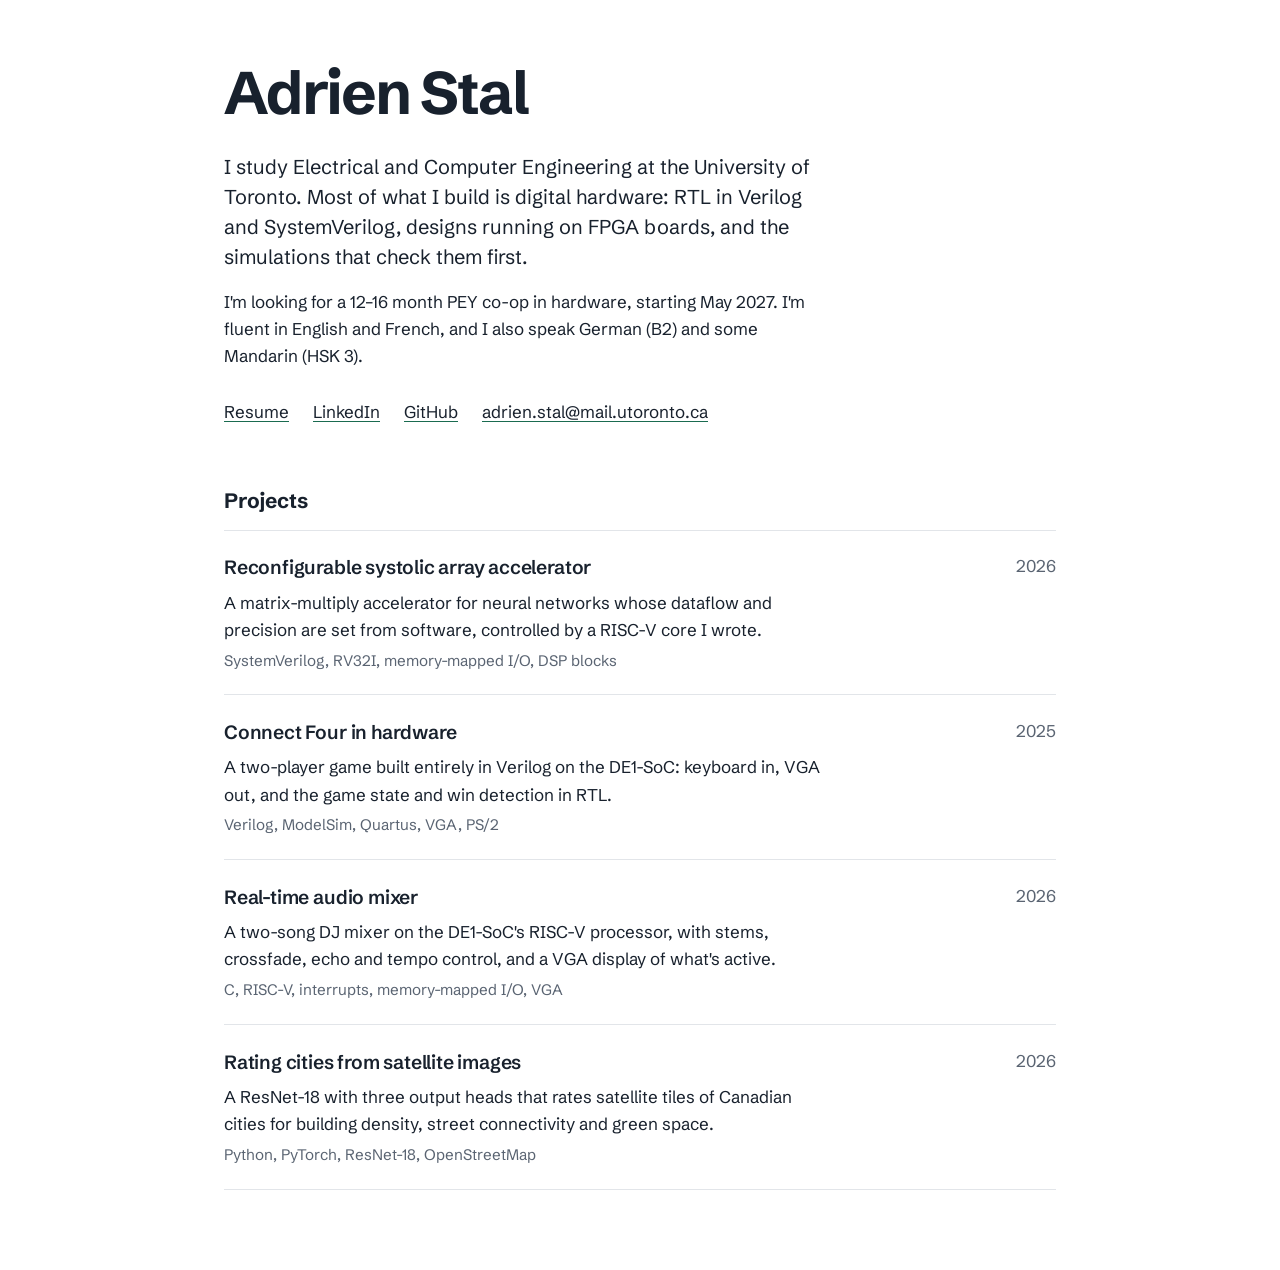
<file: index.html>
<!doctype html>
<html lang="en">
<head>
  <meta charset="utf-8">
  <meta name="viewport" content="width=device-width, initial-scale=1">
  <title>Adrien Stal</title>
  <meta name="description" content="Adrien Stal, Electrical and Computer Engineering student at the University of Toronto. Digital design, FPGA and computer architecture projects.">
  <link rel="icon" href="favicon.svg" type="image/svg+xml">
  <link rel="preconnect" href="https://fonts.googleapis.com">
  <link rel="preconnect" href="https://fonts.gstatic.com" crossorigin>
  <link href="https://fonts.googleapis.com/css2?family=Schibsted+Grotesk:wght@400;500;600;700&display=swap" rel="stylesheet">
  <link rel="stylesheet" href="style.css">
</head>
<body>
  <main class="page">

    <header class="intro">
      <h1>Adrien Stal</h1>
      <p class="lede">I study Electrical and Computer Engineering at the University of Toronto. Most of what I build is digital hardware: RTL in Verilog and SystemVerilog, designs running on FPGA boards, and the simulations that check them first.</p>
      <p>I'm looking for a 12–16 month PEY co-op in hardware, starting May 2027. I'm fluent in English and French, and I also speak German (B2) and some Mandarin (HSK 3).</p>
      <ul class="contact">
        <li><a href="resume.pdf">Resume</a></li>
        <li><a href="https://www.linkedin.com/in/adrien-stal-5344b8339">LinkedIn</a></li>
        <li><a href="https://github.com/adrienstl">GitHub</a></li>
        <li><a href="mailto:adrien.stal@mail.utoronto.ca">adrien.stal@mail.utoronto.ca</a></li>
      </ul>
    </header>

    <h2 class="home-section-title">Projects</h2>
    <ul class="projects">
      <li>
        <a href="systolic-array/">
          <span class="title">Reconfigurable systolic array accelerator</span>
          <span class="year">2026</span>
          <span class="summary">A matrix-multiply accelerator for neural networks whose dataflow and precision are set from software, controlled by a RISC-V core I wrote.</span>
          <span class="tools">SystemVerilog, RV32I, memory-mapped I/O, DSP blocks</span>
        </a>
      </li>
      <li>
        <a href="connect-four/">
          <span class="title">Connect Four in hardware</span>
          <span class="year">2025</span>
          <span class="summary">A two-player game built entirely in Verilog on the DE1-SoC: keyboard in, VGA out, and the game state and win detection in RTL.</span>
          <span class="tools">Verilog, ModelSim, Quartus, VGA, PS/2</span>
        </a>
      </li>
      <li>
        <a href="audio-mixer/">
          <span class="title">Real-time audio mixer</span>
          <span class="year">2026</span>
          <span class="summary">A two-song DJ mixer on the DE1-SoC's RISC-V processor, with stems, crossfade, echo and tempo control, and a VGA display of what's active.</span>
          <span class="tools">C, RISC-V, interrupts, memory-mapped I/O, VGA</span>
        </a>
      </li>
      <li>
        <a href="urban-cnn/">
          <span class="title">Rating cities from satellite images</span>
          <span class="year">2026</span>
          <span class="summary">A ResNet-18 with three output heads that rates satellite tiles of Canadian cities for building density, street connectivity and green space.</span>
          <span class="tools">Python, PyTorch, ResNet-18, OpenStreetMap</span>
        </a>
      </li>
    </ul>

  </main>
</body>
</html>
</file>
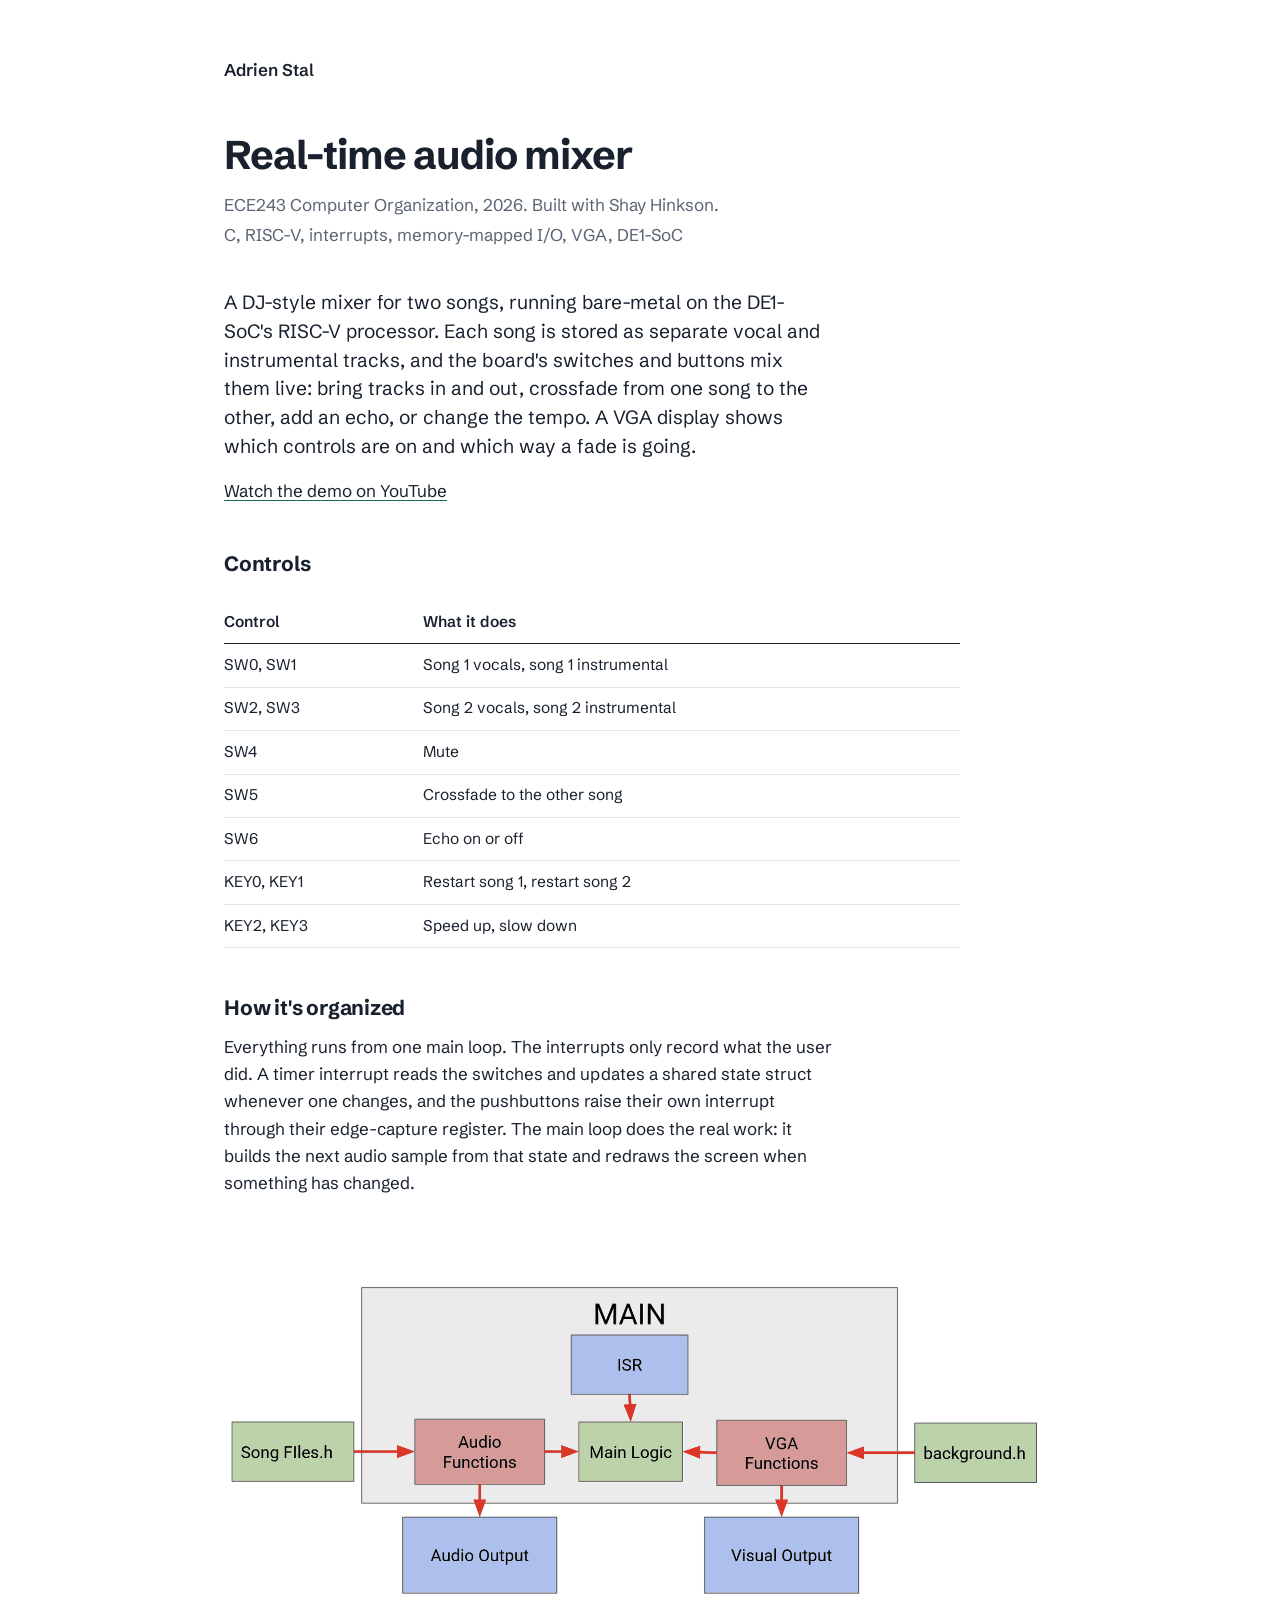
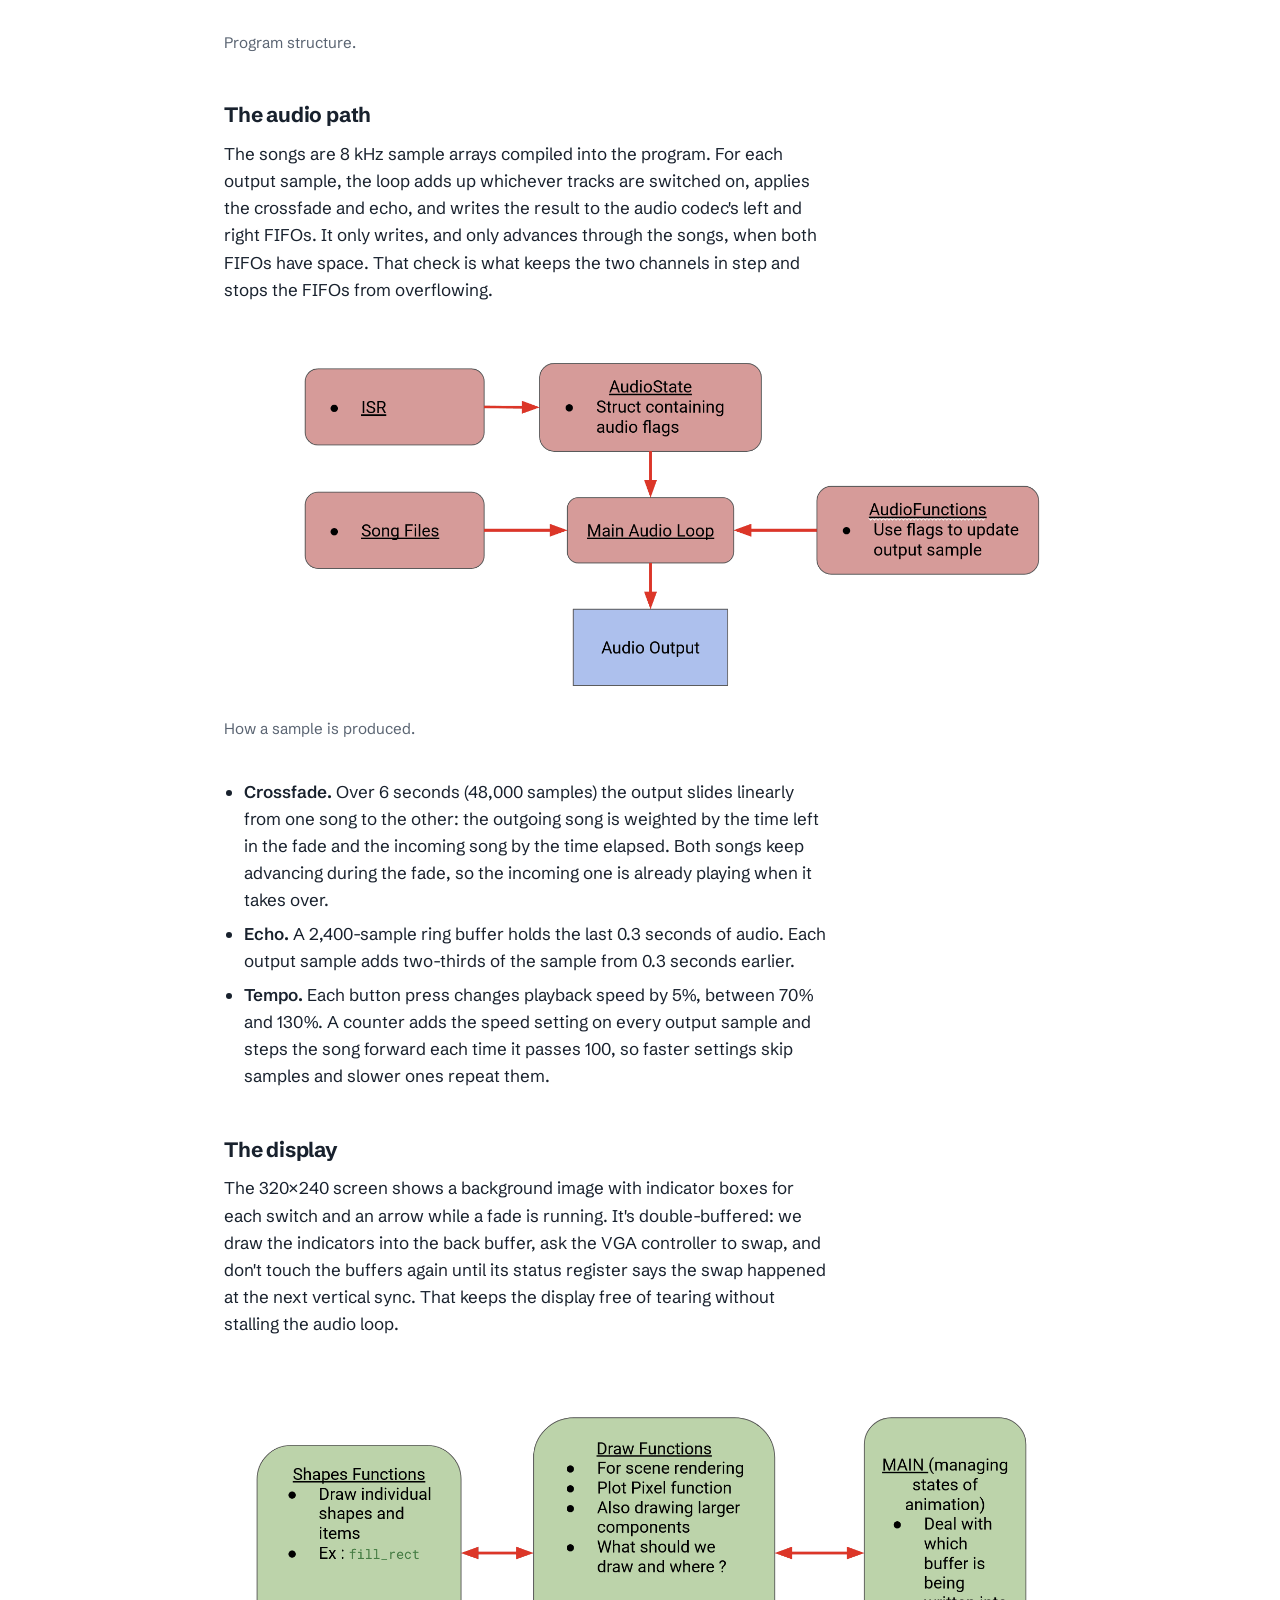
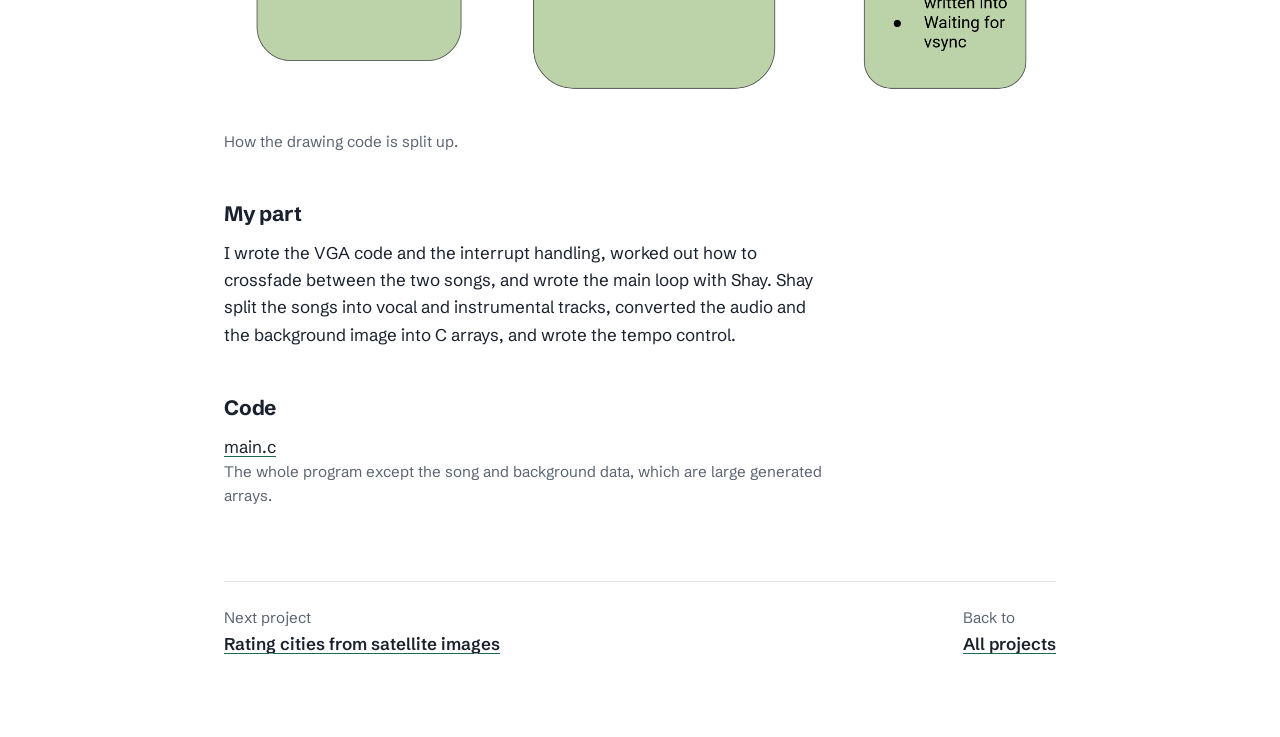
<file: audio-mixer/index.html>
<!doctype html>
<html lang="en">
<head>
  <meta charset="utf-8">
  <meta name="viewport" content="width=device-width, initial-scale=1">
  <title>Real-time audio mixer – Adrien Stal</title>
  <meta name="description" content="A two-song DJ mixer in C on the DE1-SoC's RISC-V processor, using interrupts, memory-mapped audio FIFOs and a double-buffered VGA display.">
  <link rel="icon" href="../favicon.svg" type="image/svg+xml">
  <link rel="preconnect" href="https://fonts.googleapis.com">
  <link rel="preconnect" href="https://fonts.gstatic.com" crossorigin>
  <link href="https://fonts.googleapis.com/css2?family=Schibsted+Grotesk:wght@400;500;600;700&display=swap" rel="stylesheet">
  <link rel="stylesheet" href="../style.css">
</head>
<body>
  <main class="page">
    <a class="home-link" href="../">Adrien Stal</a>

    <header class="project-head">
      <h1>Real-time audio mixer</h1>
      <p>ECE243 Computer Organization, 2026. Built with Shay Hinkson.</p>
      <p class="tools">C, RISC-V, interrupts, memory-mapped I/O, VGA, DE1-SoC</p>
    </header>

    <p class="lead">A DJ-style mixer for two songs, running bare-metal on the DE1-SoC's RISC-V processor. Each song is stored as separate vocal and instrumental tracks, and the board's switches and buttons mix them live: bring tracks in and out, crossfade from one song to the other, add an echo, or change the tempo. A VGA display shows which controls are on and which way a fade is going.</p>
    <p><a href="https://youtu.be/TjdreHOjJAg">Watch the demo on YouTube</a></p>

    <h2>Controls</h2>
    <div class="table-wrap">
      <table>
        <thead>
          <tr><th>Control</th><th>What it does</th></tr>
        </thead>
        <tbody>
          <tr><td>SW0, SW1</td><td>Song 1 vocals, song 1 instrumental</td></tr>
          <tr><td>SW2, SW3</td><td>Song 2 vocals, song 2 instrumental</td></tr>
          <tr><td>SW4</td><td>Mute</td></tr>
          <tr><td>SW5</td><td>Crossfade to the other song</td></tr>
          <tr><td>SW6</td><td>Echo on or off</td></tr>
          <tr><td>KEY0, KEY1</td><td>Restart song 1, restart song 2</td></tr>
          <tr><td>KEY2, KEY3</td><td>Speed up, slow down</td></tr>
        </tbody>
      </table>
    </div>

    <h2>How it's organized</h2>
    <p>Everything runs from one main loop. The interrupts only record what the user did. A timer interrupt reads the switches and updates a shared state struct whenever one changes, and the pushbuttons raise their own interrupt through their edge-capture register. The main loop does the real work: it builds the next audio sample from that state and redraws the screen when something has changed.</p>
    <figure>
      <a class="zoom" href="block-diagram.png"><img src="block-diagram.png" width="1600" height="746" alt="Block diagram: inside MAIN, the ISR feeds the main logic, which sits between the audio functions and the VGA functions. Song files feed the audio functions, which drive the audio output. The background file feeds the VGA functions, which drive the visual output."></a>
      <figcaption>Program structure.</figcaption>
    </figure>

    <h2>The audio path</h2>
    <p>The songs are 8&nbsp;kHz sample arrays compiled into the program. For each output sample, the loop adds up whichever tracks are switched on, applies the crossfade and echo, and writes the result to the audio codec's left and right FIFOs. It only writes, and only advances through the songs, when both FIFOs have space. That check is what keeps the two channels in step and stops the FIFOs from overflowing.</p>
    <figure>
      <a class="zoom" href="audio-path.png"><img src="audio-path.png" width="1571" height="695" alt="Audio processing diagram: the ISR updates AudioState, a struct of audio flags. AudioState, the song files and the audio functions all feed the main audio loop, which drives the audio output."></a>
      <figcaption>How a sample is produced.</figcaption>
    </figure>
    <ul>
      <li><strong>Crossfade.</strong> Over 6 seconds (48,000 samples) the output slides linearly from one song to the other: the outgoing song is weighted by the time left in the fade and the incoming song by the time elapsed. Both songs keep advancing during the fade, so the incoming one is already playing when it takes over.</li>
      <li><strong>Echo.</strong> A 2,400-sample ring buffer holds the last 0.3 seconds of audio. Each output sample adds two-thirds of the sample from 0.3 seconds earlier.</li>
      <li><strong>Tempo.</strong> Each button press changes playback speed by 5%, between 70% and 130%. A counter adds the speed setting on every output sample and steps the song forward each time it passes 100, so faster settings skip samples and slower ones repeat them.</li>
    </ul>

    <h2>The display</h2>
    <p>The 320×240 screen shows a background image with indicator boxes for each switch and an arrow while a fade is running. It's double-buffered: we draw the indicators into the back buffer, ask the VGA controller to swap, and don't touch the buffers again until its status register says the swap happened at the next vertical sync. That keeps the display free of tearing without stalling the audio loop.</p>
    <figure>
      <a class="zoom" href="display.png"><img src="display.png" width="1590" height="661" alt="VGA overview: shape functions such as fill_rect draw individual shapes; draw functions handle scene rendering, plotting pixels and larger components; MAIN manages animation state, tracks which buffer is being written and waits for vsync."></a>
      <figcaption>How the drawing code is split up.</figcaption>
    </figure>

    <h2>My part</h2>
    <p>I wrote the VGA code and the interrupt handling, worked out how to crossfade between the two songs, and wrote the main loop with Shay. Shay split the songs into vocal and instrumental tracks, converted the audio and the background image into C arrays, and wrote the tempo control.</p>

    <h2>Code</h2>
    <ul class="files">
      <li>
        <a href="https://github.com/adrienstl/adrienstl.github.io/blob/main/audio-mixer/main.c">main.c</a>
        <span class="note">The whole program except the song and background data, which are large generated arrays.</span>
      </li>
    </ul>

    <nav class="next" aria-label="More projects">
      <div>
        <span>Next project</span>
        <a href="../urban-cnn/">Rating cities from satellite images</a>
      </div>
      <div>
        <span>Back to</span>
        <a href="../">All projects</a>
      </div>
    </nav>
  </main>
</body>
</html>
</file>
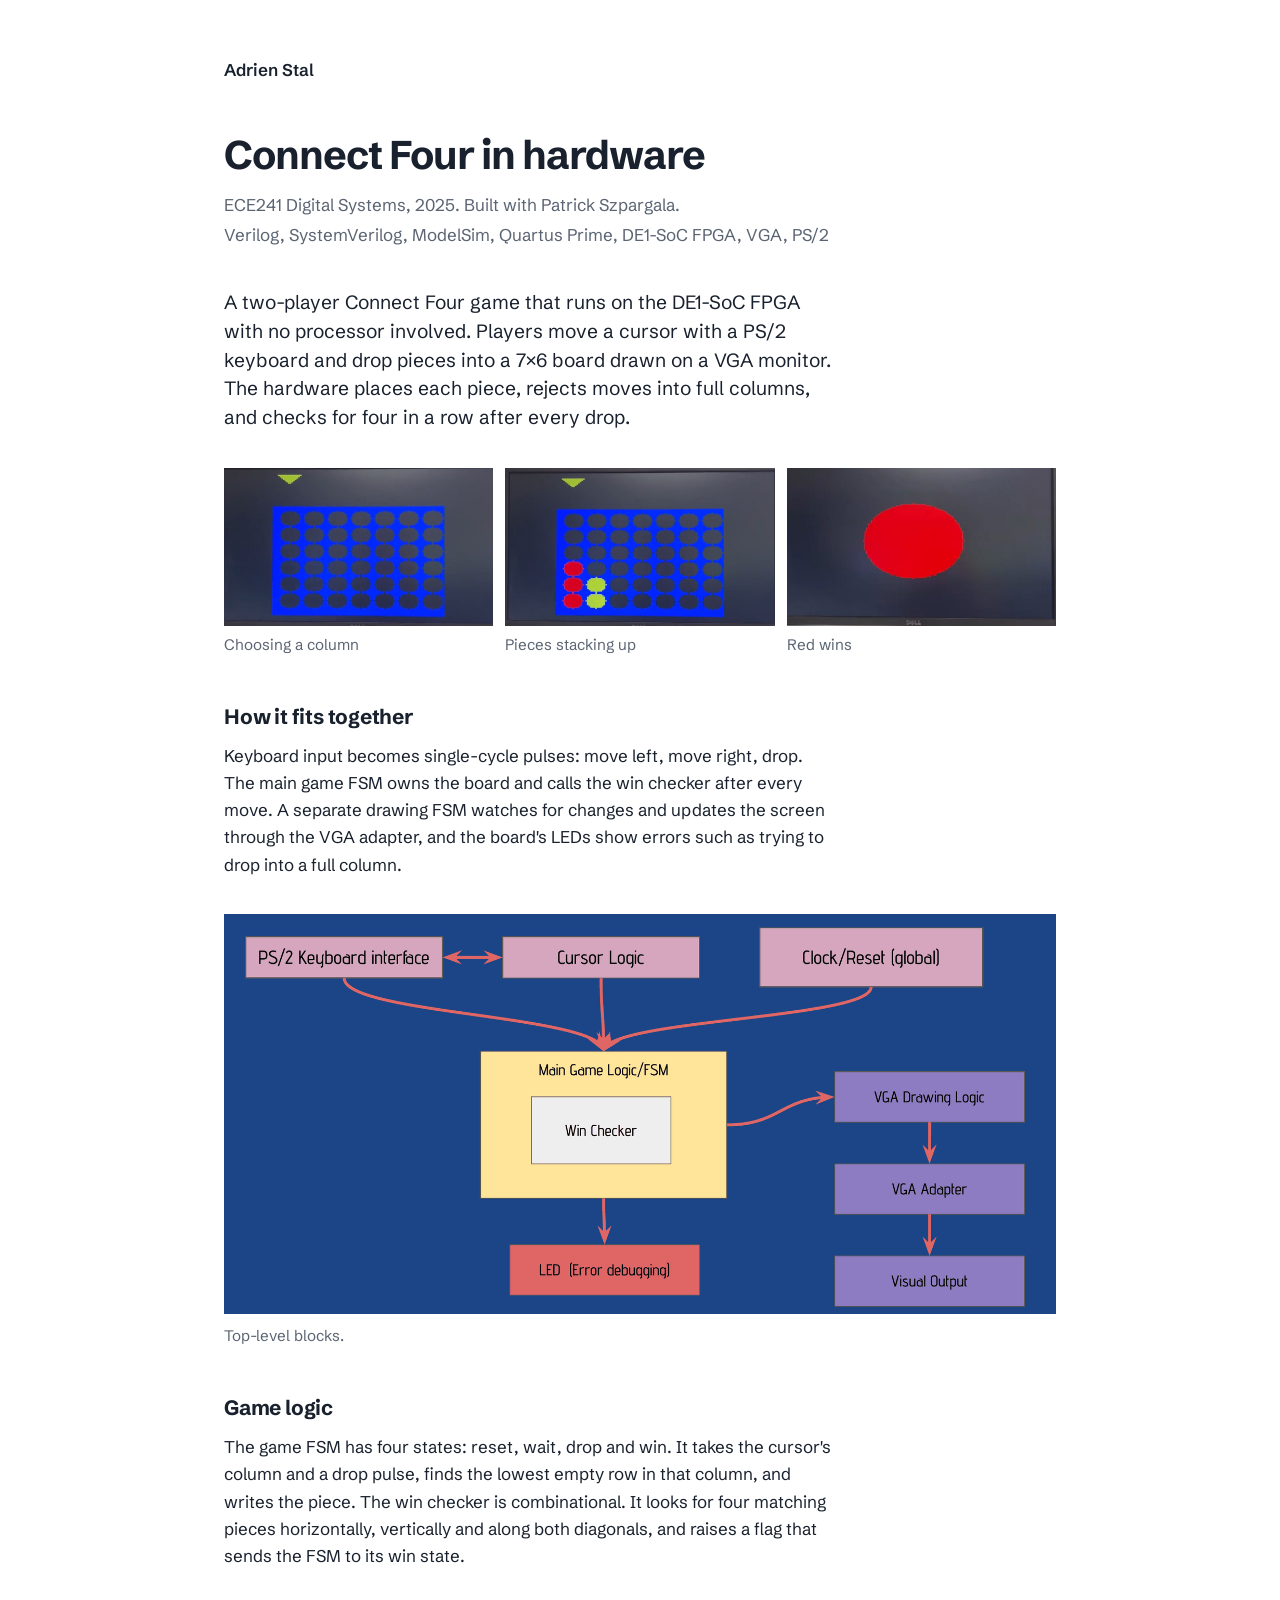
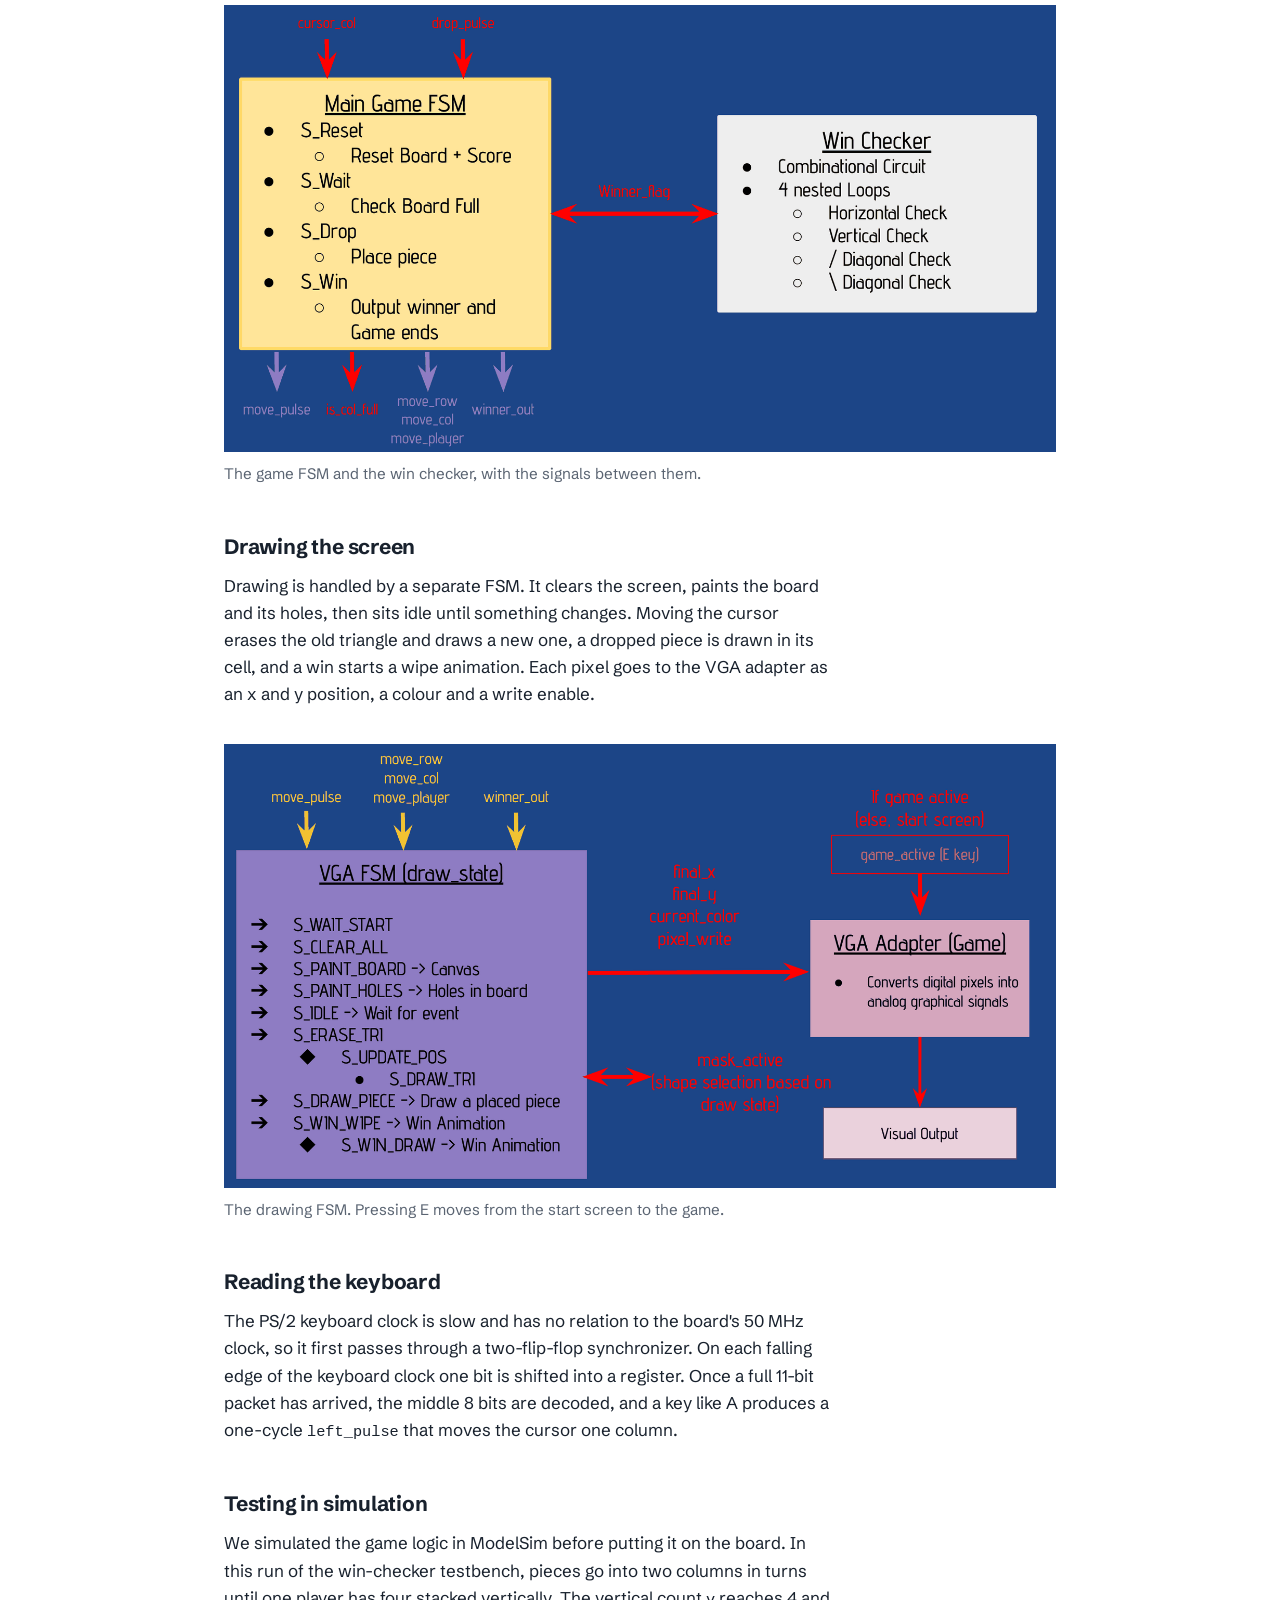
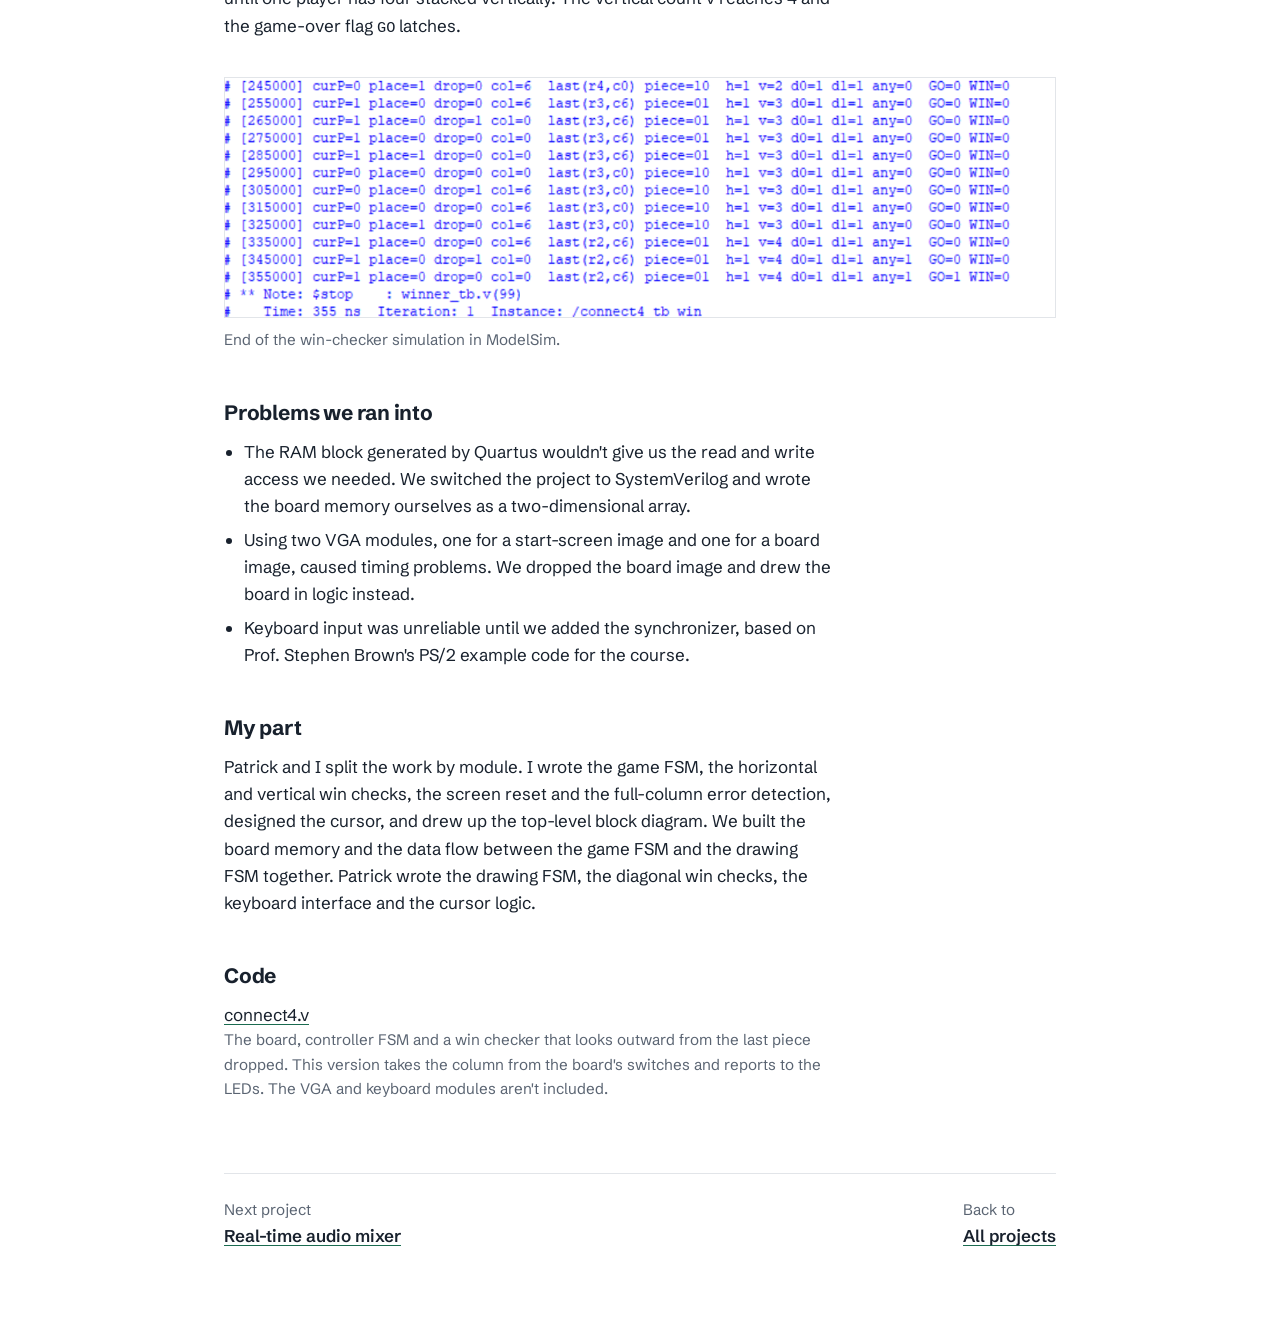
<file: connect-four/index.html>
<!doctype html>
<html lang="en">
<head>
  <meta charset="utf-8">
  <meta name="viewport" content="width=device-width, initial-scale=1">
  <title>Connect Four in hardware – Adrien Stal</title>
  <meta name="description" content="A two-player Connect Four game built in Verilog on the DE1-SoC FPGA, with a PS/2 keyboard, VGA output and hardware win detection.">
  <link rel="icon" href="../favicon.svg" type="image/svg+xml">
  <link rel="preconnect" href="https://fonts.googleapis.com">
  <link rel="preconnect" href="https://fonts.gstatic.com" crossorigin>
  <link href="https://fonts.googleapis.com/css2?family=Schibsted+Grotesk:wght@400;500;600;700&display=swap" rel="stylesheet">
  <link rel="stylesheet" href="../style.css">
</head>
<body>
  <main class="page">
    <a class="home-link" href="../">Adrien Stal</a>

    <header class="project-head">
      <h1>Connect Four in hardware</h1>
      <p>ECE241 Digital Systems, 2025. Built with Patrick Szpargala.</p>
      <p class="tools">Verilog, SystemVerilog, ModelSim, Quartus Prime, DE1-SoC FPGA, VGA, PS/2</p>
    </header>

    <p class="lead">A two-player Connect Four game that runs on the DE1-SoC FPGA with no processor involved. Players move a cursor with a PS/2 keyboard and drop pieces into a 7×6 board drawn on a VGA monitor. The hardware places each piece, rejects moves into full columns, and checks for four in a row after every drop.</p>

    <div class="photos">
      <figure>
        <a class="zoom" href="photo-cursor.jpg"><img src="photo-cursor.jpg" width="1000" height="578" alt="Empty blue Connect Four board on a monitor with a yellow triangle cursor above the first column"></a>
        <figcaption>Choosing a column</figcaption>
      </figure>
      <figure>
        <a class="zoom" href="photo-pieces.jpg"><img src="photo-pieces.jpg" width="1000" height="577" alt="Board with three red pieces stacked in the first column and two yellow pieces beside them"></a>
        <figcaption>Pieces stacking up</figcaption>
      </figure>
      <figure>
        <a class="zoom" href="photo-win.jpg"><img src="photo-win.jpg" width="1000" height="564" alt="Monitor showing a large red circle on a dark screen"></a>
        <figcaption>Red wins</figcaption>
      </figure>
    </div>

    <h2>How it fits together</h2>
    <p>Keyboard input becomes single-cycle pulses: move left, move right, drop. The main game FSM owns the board and calls the win checker after every move. A separate drawing FSM watches for changes and updates the screen through the VGA adapter, and the board's LEDs show errors such as trying to drop into a full column.</p>
    <figure>
      <a class="zoom" href="block-diagram.png"><img src="block-diagram.png" width="1600" height="769" alt="Block diagram: PS/2 keyboard interface, cursor logic and global clock and reset feed the main game logic FSM, which contains the win checker. The FSM drives the error LEDs and the VGA drawing logic, which feeds the VGA adapter and the visual output."></a>
      <figcaption>Top-level blocks.</figcaption>
    </figure>

    <h2>Game logic</h2>
    <p>The game FSM has four states: reset, wait, drop and win. It takes the cursor's column and a drop pulse, finds the lowest empty row in that column, and writes the piece. The win checker is combinational. It looks for four matching pieces horizontally, vertically and along both diagonals, and raises a flag that sends the FSM to its win state.</p>
    <figure>
      <a class="zoom" href="game-logic.png"><img src="game-logic.png" width="1600" height="859" alt="Main game FSM with states S_Reset, S_Wait, S_Drop and S_Win, connected by a winner flag to a combinational win checker that does horizontal, vertical and both diagonal checks. Inputs are cursor_col and drop_pulse; outputs are move_pulse, is_col_full, move_row, move_col, move_player and winner_out."></a>
      <figcaption>The game FSM and the win checker, with the signals between them.</figcaption>
    </figure>

    <h2>Drawing the screen</h2>
    <p>Drawing is handled by a separate FSM. It clears the screen, paints the board and its holes, then sits idle until something changes. Moving the cursor erases the old triangle and draws a new one, a dropped piece is drawn in its cell, and a win starts a wipe animation. Each pixel goes to the VGA adapter as an x and y position, a colour and a write enable.</p>
    <figure>
      <a class="zoom" href="drawing-fsm.png"><img src="drawing-fsm.png" width="1600" height="854" alt="VGA drawing FSM with states for waiting for start, clearing, painting the board and holes, idling, erasing and redrawing the cursor triangle, drawing a placed piece, and the win animation. It sends final_x, final_y, current_color and pixel_write to the VGA adapter, which drives the visual output. A game_active signal from the E key switches between the start screen and the game."></a>
      <figcaption>The drawing FSM. Pressing E moves from the start screen to the game.</figcaption>
    </figure>

    <h2>Reading the keyboard</h2>
    <p>The PS/2 keyboard clock is slow and has no relation to the board's 50&nbsp;MHz clock, so it first passes through a two-flip-flop synchronizer. On each falling edge of the keyboard clock one bit is shifted into a register. Once a full 11-bit packet has arrived, the middle 8 bits are decoded, and a key like A produces a one-cycle <code>left_pulse</code> that moves the cursor one column.</p>

    <h2>Testing in simulation</h2>
    <p>We simulated the game logic in ModelSim before putting it on the board. In this run of the win-checker testbench, pieces go into two columns in turns until one player has four stacked vertically. The vertical count <code>v</code> reaches 4 and the game-over flag <code>GO</code> latches.</p>
    <figure class="bordered">
      <a class="zoom" href="modelsim-win-check.png"><img src="modelsim-win-check.png" width="1075" height="310" alt="ModelSim transcript lines showing the current player, column, last placed position and neighbour counts each cycle, ending with v=4, any=1 and GO=1."></a>
      <figcaption>End of the win-checker simulation in ModelSim.</figcaption>
    </figure>

    <h2>Problems we ran into</h2>
    <ul>
      <li>The RAM block generated by Quartus wouldn't give us the read and write access we needed. We switched the project to SystemVerilog and wrote the board memory ourselves as a two-dimensional array.</li>
      <li>Using two VGA modules, one for a start-screen image and one for a board image, caused timing problems. We dropped the board image and drew the board in logic instead.</li>
      <li>Keyboard input was unreliable until we added the synchronizer, based on Prof. Stephen Brown's PS/2 example code for the course.</li>
    </ul>

    <h2>My part</h2>
    <p>Patrick and I split the work by module. I wrote the game FSM, the horizontal and vertical win checks, the screen reset and the full-column error detection, designed the cursor, and drew up the top-level block diagram. We built the board memory and the data flow between the game FSM and the drawing FSM together. Patrick wrote the drawing FSM, the diagonal win checks, the keyboard interface and the cursor logic.</p>

    <h2>Code</h2>
    <ul class="files">
      <li>
        <a href="https://github.com/adrienstl/adrienstl.github.io/blob/main/connect-four/connect4.v">connect4.v</a>
        <span class="note">The board, controller FSM and a win checker that looks outward from the last piece dropped. This version takes the column from the board's switches and reports to the LEDs. The VGA and keyboard modules aren't included.</span>
      </li>
    </ul>

    <nav class="next" aria-label="More projects">
      <div>
        <span>Next project</span>
        <a href="../audio-mixer/">Real-time audio mixer</a>
      </div>
      <div>
        <span>Back to</span>
        <a href="../">All projects</a>
      </div>
    </nav>
  </main>
</body>
</html>
</file>
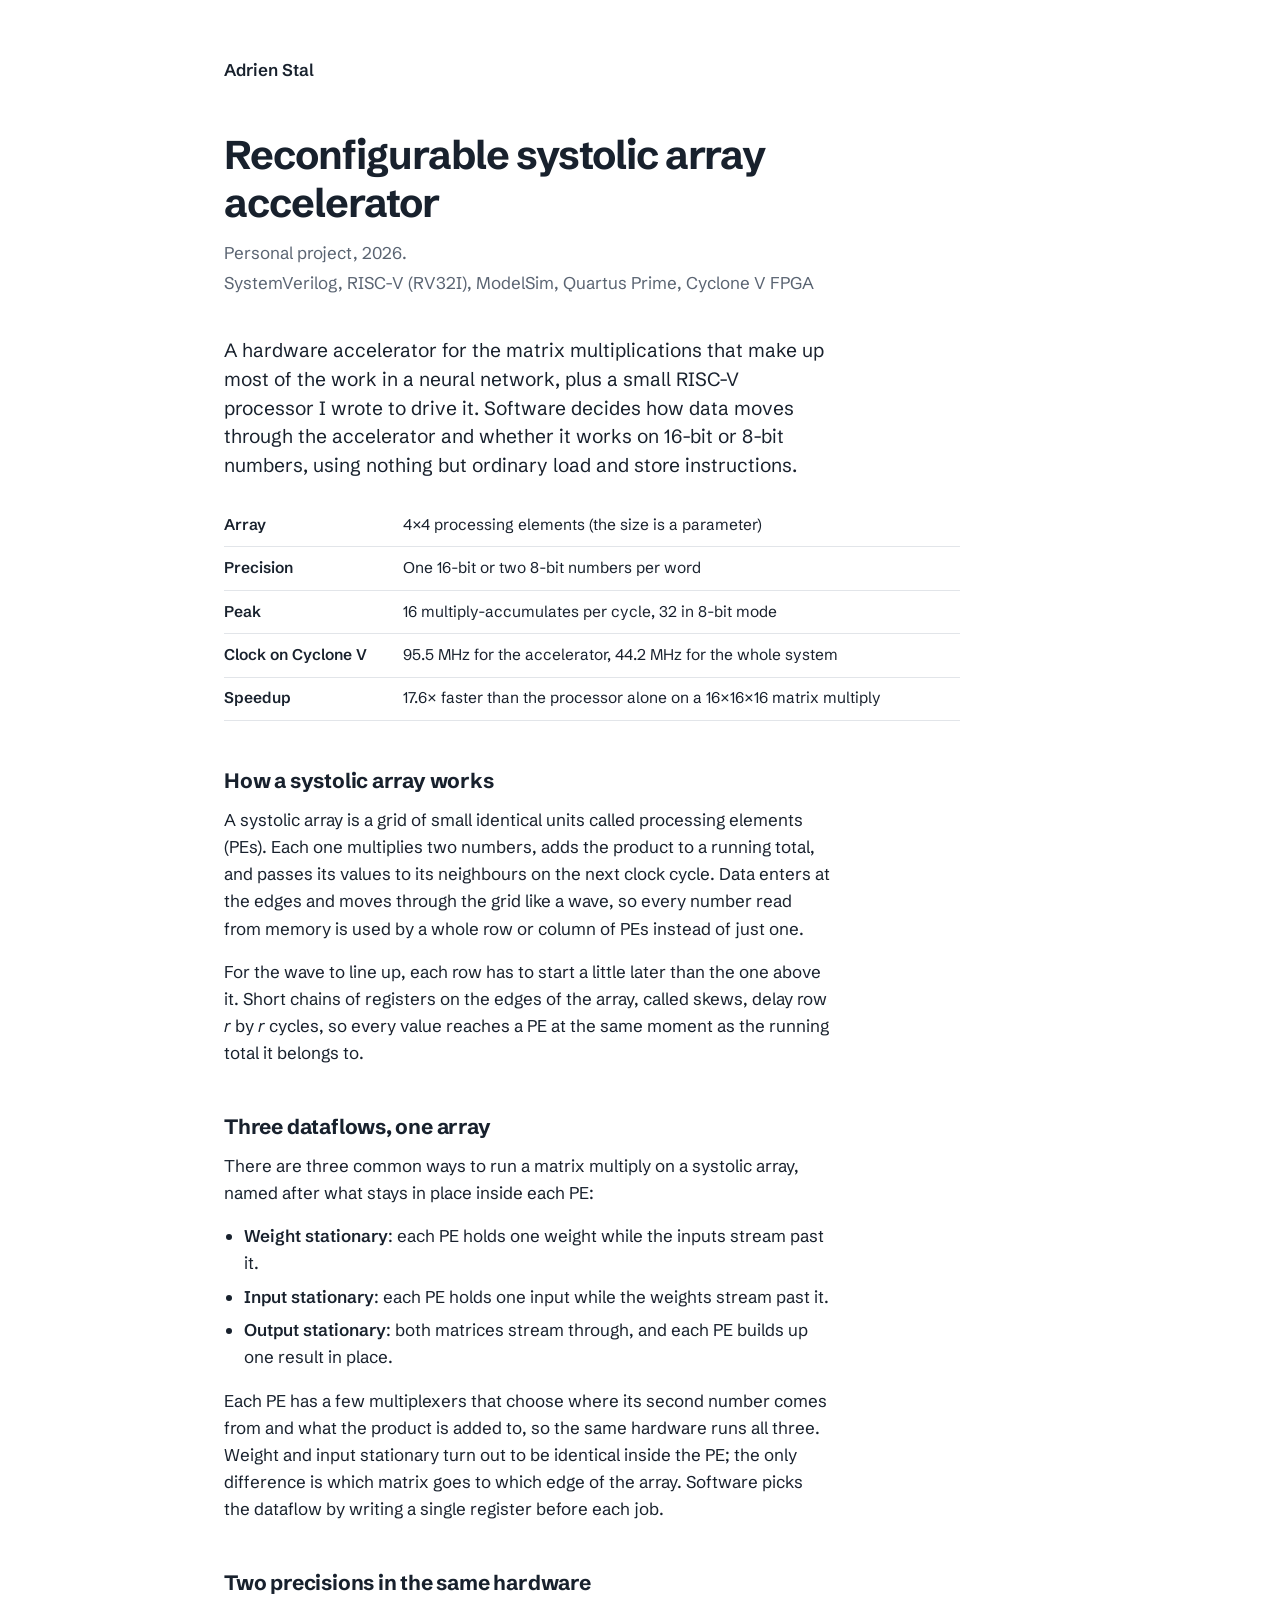
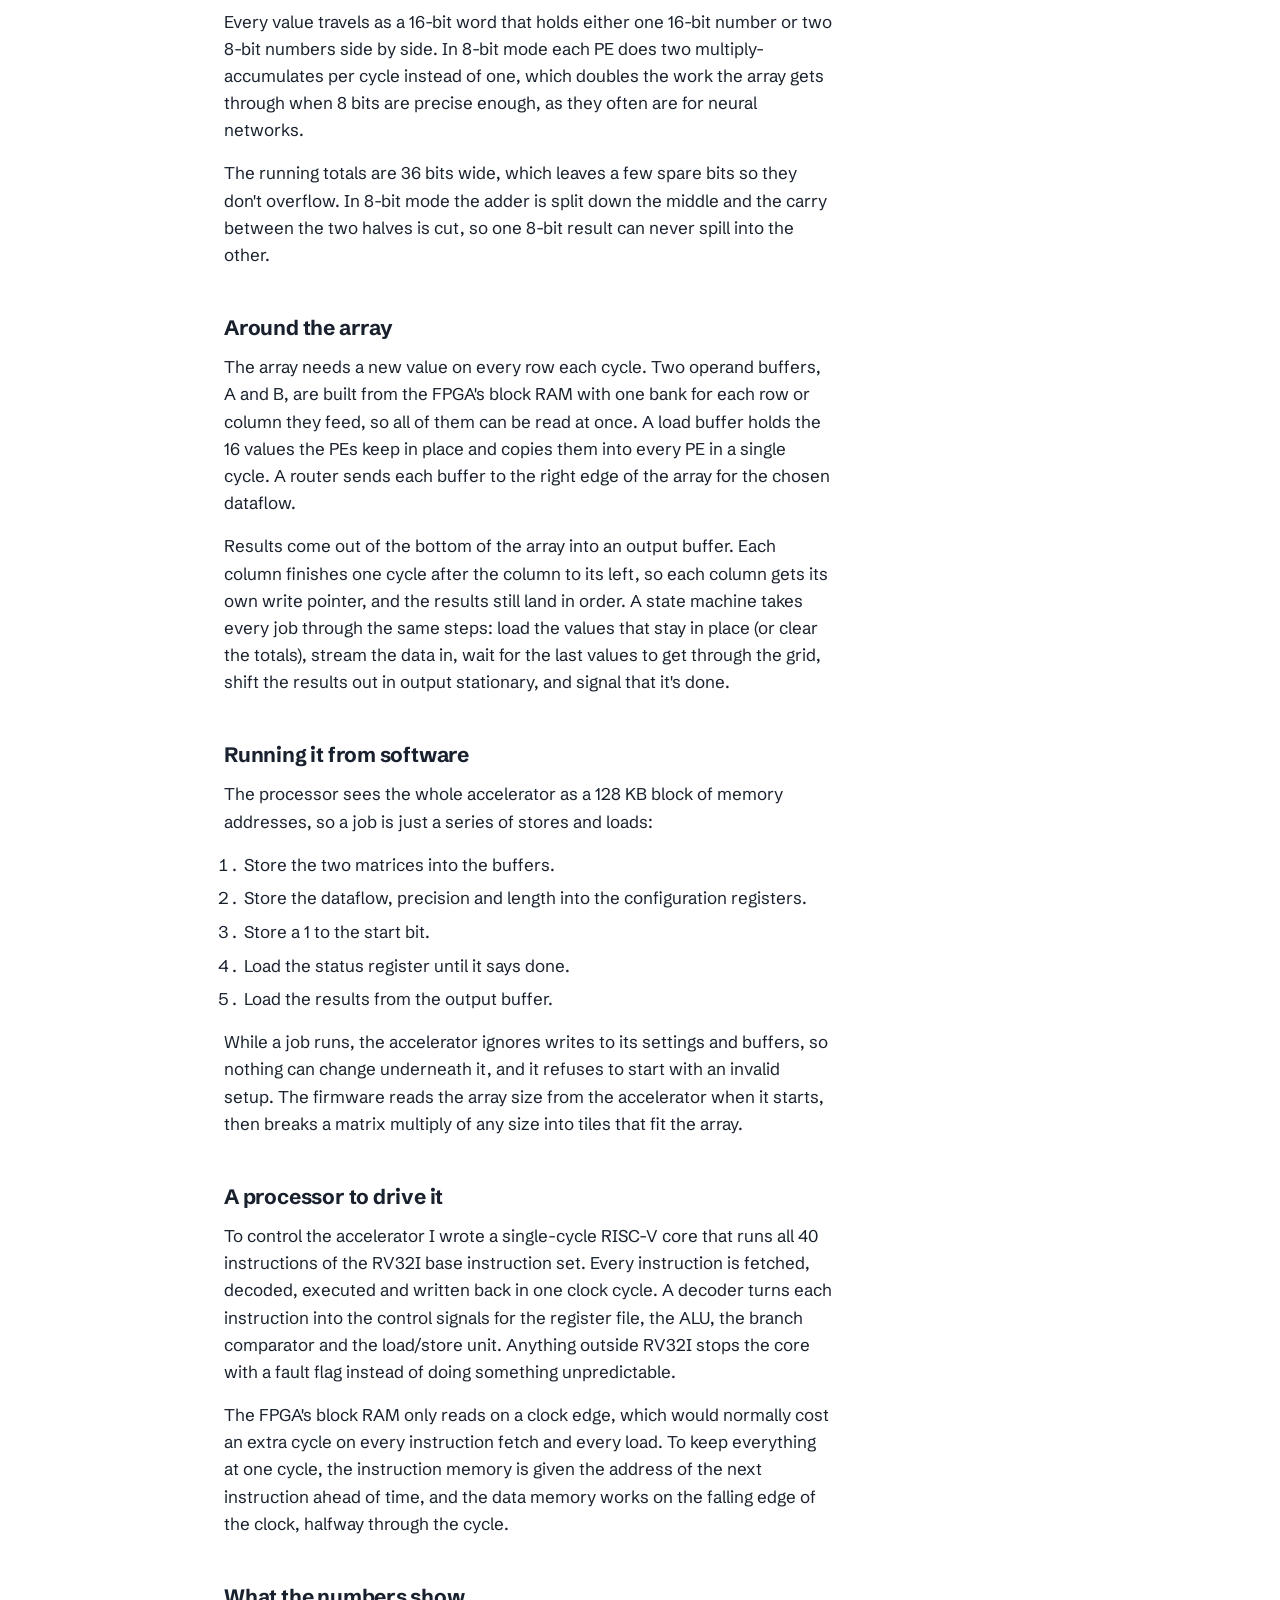
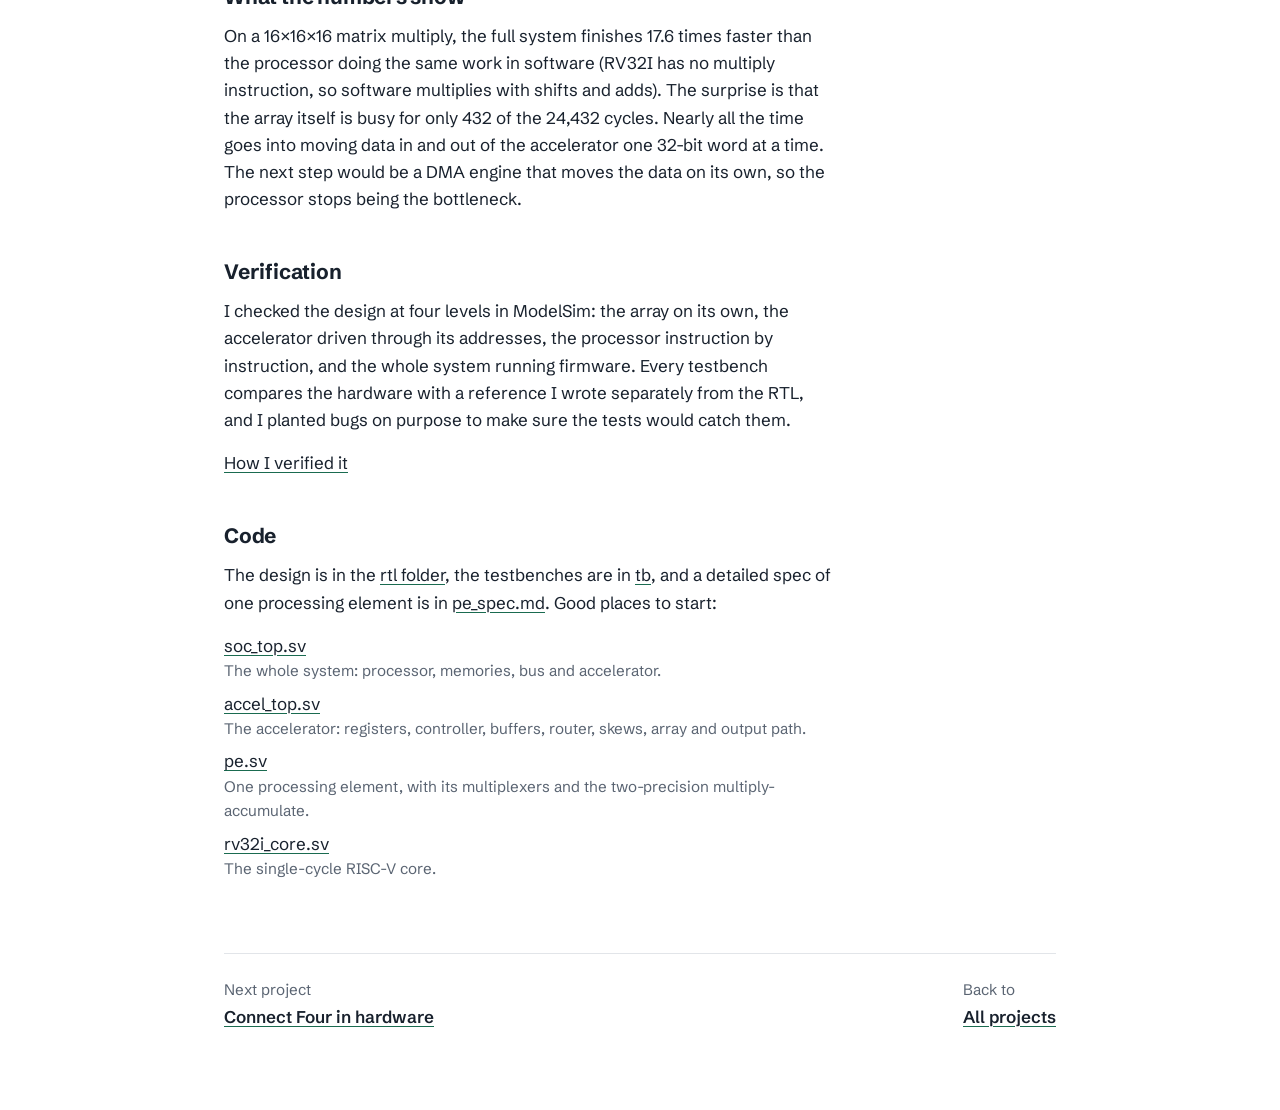
<file: systolic-array/index.html>
<!doctype html>
<html lang="en">
<head>
  <meta charset="utf-8">
  <meta name="viewport" content="width=device-width, initial-scale=1">
  <title>Reconfigurable systolic array accelerator – Adrien Stal</title>
  <meta name="description" content="A SystemVerilog systolic array for neural network matrix multiplication with run-time dataflow and precision switching, driven by a single-cycle RV32I core over memory-mapped I/O.">
  <link rel="icon" href="../favicon.svg" type="image/svg+xml">
  <link rel="preconnect" href="https://fonts.googleapis.com">
  <link rel="preconnect" href="https://fonts.gstatic.com" crossorigin>
  <link href="https://fonts.googleapis.com/css2?family=Schibsted+Grotesk:wght@400;500;600;700&display=swap" rel="stylesheet">
  <link rel="stylesheet" href="../style.css">
</head>
<body>
  <main class="page">
    <a class="home-link" href="../">Adrien Stal</a>

    <header class="project-head">
      <h1>Reconfigurable systolic array accelerator</h1>
      <p>Personal project, 2026.</p>
      <p class="tools">SystemVerilog, RISC-V (RV32I), ModelSim, Quartus Prime, Cyclone V FPGA</p>
    </header>

    <p class="lead">A hardware accelerator for the matrix multiplications that make up most of the work in a neural network, plus a small RISC-V processor I wrote to drive it. Software decides how data moves through the accelerator and whether it works on 16-bit or 8-bit numbers, using nothing but ordinary load and store instructions.</p>

    <div class="table-wrap">
      <table>
        <tbody>
          <tr><th>Array</th><td>4×4 processing elements (the size is a parameter)</td></tr>
          <tr><th>Precision</th><td>One 16-bit or two 8-bit numbers per word</td></tr>
          <tr><th>Peak</th><td>16 multiply-accumulates per cycle, 32 in 8-bit mode</td></tr>
          <tr><th>Clock on Cyclone V</th><td>95.5&nbsp;MHz for the accelerator, 44.2&nbsp;MHz for the whole system</td></tr>
          <tr><th>Speedup</th><td>17.6× faster than the processor alone on a 16×16×16 matrix multiply</td></tr>
        </tbody>
      </table>
    </div>

    <h2>How a systolic array works</h2>
    <p>A systolic array is a grid of small identical units called processing elements (PEs). Each one multiplies two numbers, adds the product to a running total, and passes its values to its neighbours on the next clock cycle. Data enters at the edges and moves through the grid like a wave, so every number read from memory is used by a whole row or column of PEs instead of just one.</p>
    <p>For the wave to line up, each row has to start a little later than the one above it. Short chains of registers on the edges of the array, called skews, delay row <em>r</em> by <em>r</em> cycles, so every value reaches a PE at the same moment as the running total it belongs to.</p>

    <h2>Three dataflows, one array</h2>
    <p>There are three common ways to run a matrix multiply on a systolic array, named after what stays in place inside each PE:</p>
    <ul>
      <li><strong>Weight stationary</strong>: each PE holds one weight while the inputs stream past it.</li>
      <li><strong>Input stationary</strong>: each PE holds one input while the weights stream past it.</li>
      <li><strong>Output stationary</strong>: both matrices stream through, and each PE builds up one result in place.</li>
    </ul>
    <p>Each PE has a few multiplexers that choose where its second number comes from and what the product is added to, so the same hardware runs all three. Weight and input stationary turn out to be identical inside the PE; the only difference is which matrix goes to which edge of the array. Software picks the dataflow by writing a single register before each job.</p>

    <h2>Two precisions in the same hardware</h2>
    <p>Every value travels as a 16-bit word that holds either one 16-bit number or two 8-bit numbers side by side. In 8-bit mode each PE does two multiply-accumulates per cycle instead of one, which doubles the work the array gets through when 8 bits are precise enough, as they often are for neural networks.</p>
    <p>The running totals are 36 bits wide, which leaves a few spare bits so they don't overflow. In 8-bit mode the adder is split down the middle and the carry between the two halves is cut, so one 8-bit result can never spill into the other.</p>

    <h2>Around the array</h2>
    <p>The array needs a new value on every row each cycle. Two operand buffers, A and B, are built from the FPGA's block RAM with one bank for each row or column they feed, so all of them can be read at once. A load buffer holds the 16 values the PEs keep in place and copies them into every PE in a single cycle. A router sends each buffer to the right edge of the array for the chosen dataflow.</p>
    <p>Results come out of the bottom of the array into an output buffer. Each column finishes one cycle after the column to its left, so each column gets its own write pointer, and the results still land in order. A state machine takes every job through the same steps: load the values that stay in place (or clear the totals), stream the data in, wait for the last values to get through the grid, shift the results out in output stationary, and signal that it's done.</p>

    <h2>Running it from software</h2>
    <p>The processor sees the whole accelerator as a 128&nbsp;KB block of memory addresses, so a job is just a series of stores and loads:</p>
    <ol>
      <li>Store the two matrices into the buffers.</li>
      <li>Store the dataflow, precision and length into the configuration registers.</li>
      <li>Store a 1 to the start bit.</li>
      <li>Load the status register until it says done.</li>
      <li>Load the results from the output buffer.</li>
    </ol>
    <p>While a job runs, the accelerator ignores writes to its settings and buffers, so nothing can change underneath it, and it refuses to start with an invalid setup. The firmware reads the array size from the accelerator when it starts, then breaks a matrix multiply of any size into tiles that fit the array.</p>

    <h2>A processor to drive it</h2>
    <p>To control the accelerator I wrote a single-cycle RISC-V core that runs all 40 instructions of the RV32I base instruction set. Every instruction is fetched, decoded, executed and written back in one clock cycle. A decoder turns each instruction into the control signals for the register file, the ALU, the branch comparator and the load/store unit. Anything outside RV32I stops the core with a fault flag instead of doing something unpredictable.</p>
    <p>The FPGA's block RAM only reads on a clock edge, which would normally cost an extra cycle on every instruction fetch and every load. To keep everything at one cycle, the instruction memory is given the address of the next instruction ahead of time, and the data memory works on the falling edge of the clock, halfway through the cycle.</p>

    <h2>What the numbers show</h2>
    <p>On a 16×16×16 matrix multiply, the full system finishes 17.6 times faster than the processor doing the same work in software (RV32I has no multiply instruction, so software multiplies with shifts and adds). The surprise is that the array itself is busy for only 432 of the 24,432 cycles. Nearly all the time goes into moving data in and out of the accelerator one 32-bit word at a time. The next step would be a DMA engine that moves the data on its own, so the processor stops being the bottleneck.</p>

    <h2>Verification</h2>
    <p>I checked the design at four levels in ModelSim: the array on its own, the accelerator driven through its addresses, the processor instruction by instruction, and the whole system running firmware. Every testbench compares the hardware with a reference I wrote separately from the RTL, and I planted bugs on purpose to make sure the tests would catch them.</p>
    <p><a href="verification/">How I verified it</a></p>

    <h2>Code</h2>
    <p>The design is in the <a href="https://github.com/adrienstl/adrienstl.github.io/tree/main/systolic-array/rtl">rtl folder</a>, the testbenches are in <a href="https://github.com/adrienstl/adrienstl.github.io/tree/main/systolic-array/tb">tb</a>, and a detailed spec of one processing element is in <a href="https://github.com/adrienstl/adrienstl.github.io/blob/main/systolic-array/docs/pe_spec.md">pe_spec.md</a>. Good places to start:</p>
    <ul class="files">
      <li>
        <a href="https://github.com/adrienstl/adrienstl.github.io/blob/main/systolic-array/rtl/soc_top.sv">soc_top.sv</a>
        <span class="note">The whole system: processor, memories, bus and accelerator.</span>
      </li>
      <li>
        <a href="https://github.com/adrienstl/adrienstl.github.io/blob/main/systolic-array/rtl/accel_top.sv">accel_top.sv</a>
        <span class="note">The accelerator: registers, controller, buffers, router, skews, array and output path.</span>
      </li>
      <li>
        <a href="https://github.com/adrienstl/adrienstl.github.io/blob/main/systolic-array/rtl/pe.sv">pe.sv</a>
        <span class="note">One processing element, with its multiplexers and the two-precision multiply-accumulate.</span>
      </li>
      <li>
        <a href="https://github.com/adrienstl/adrienstl.github.io/blob/main/systolic-array/rtl/rv32i_core.sv">rv32i_core.sv</a>
        <span class="note">The single-cycle RISC-V core.</span>
      </li>
    </ul>

    <nav class="next" aria-label="More projects">
      <div>
        <span>Next project</span>
        <a href="../connect-four/">Connect Four in hardware</a>
      </div>
      <div>
        <span>Back to</span>
        <a href="../">All projects</a>
      </div>
    </nav>
  </main>
</body>
</html>
</file>
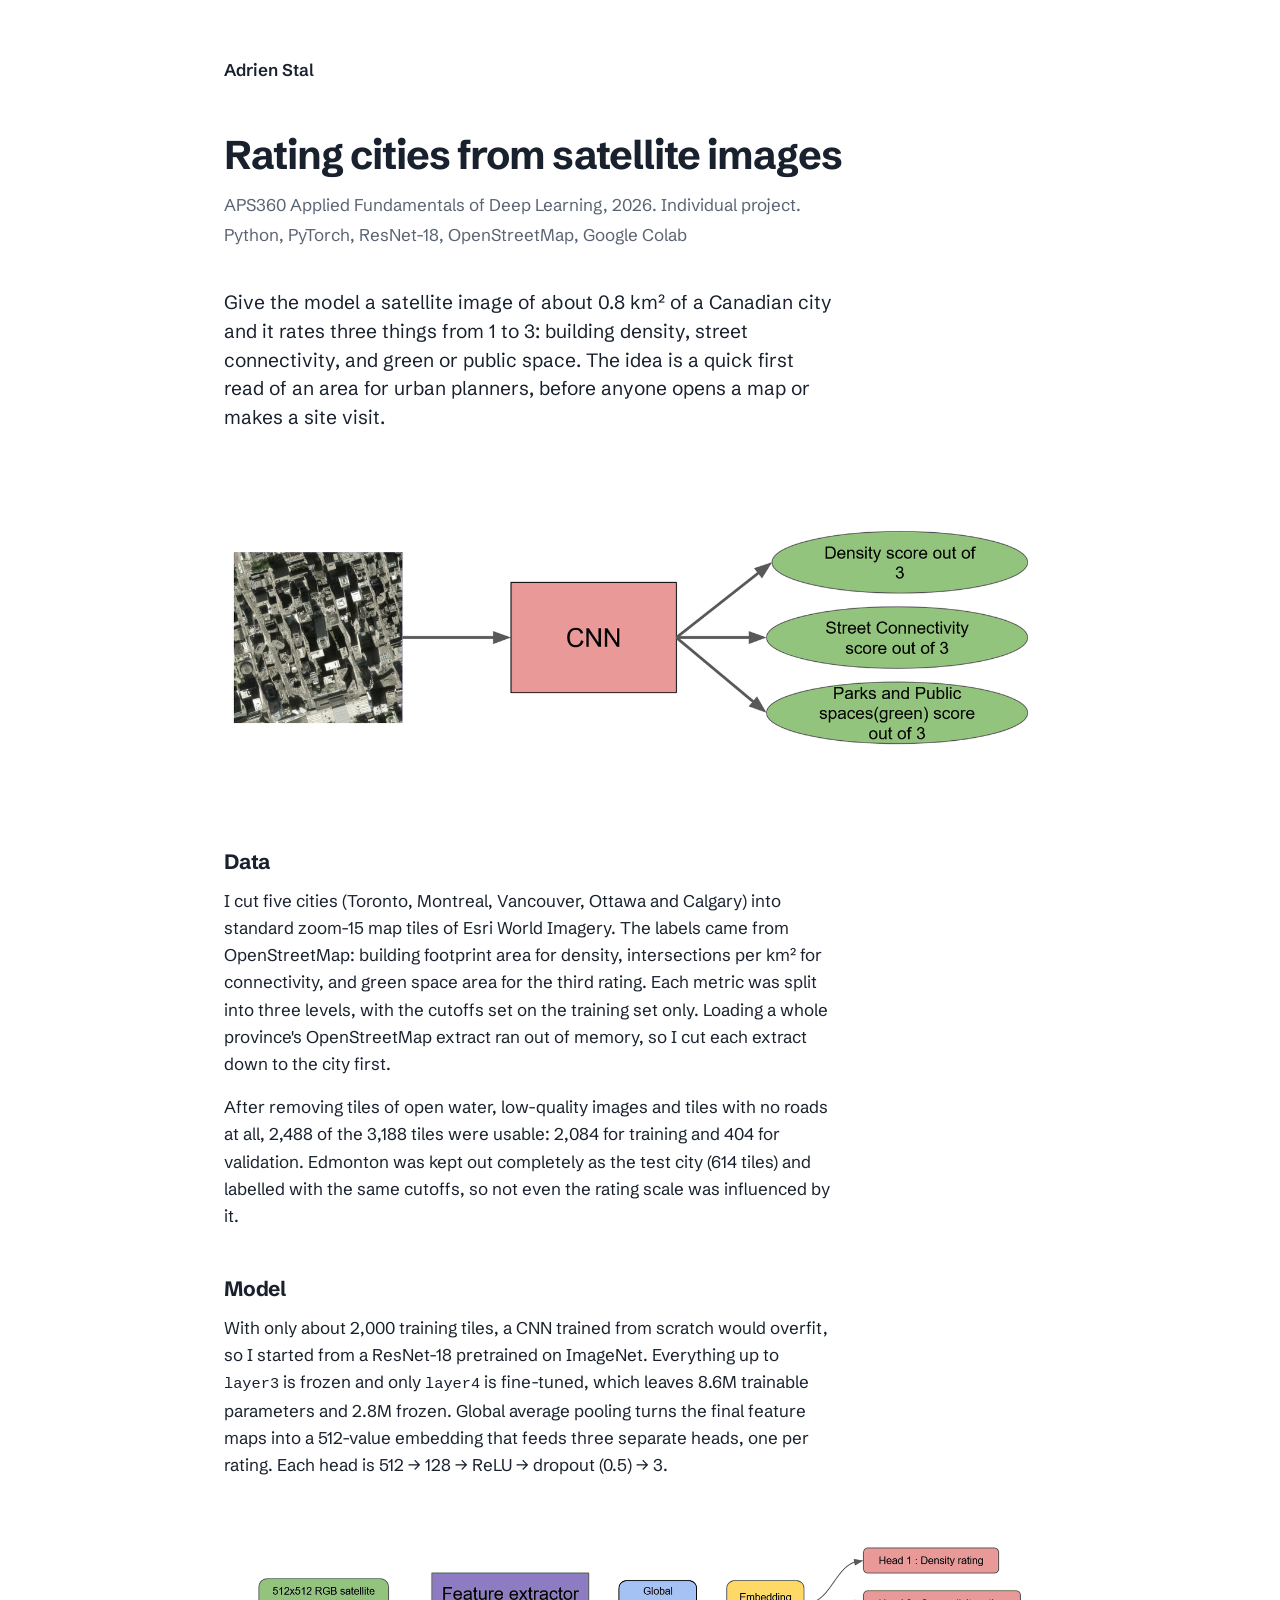
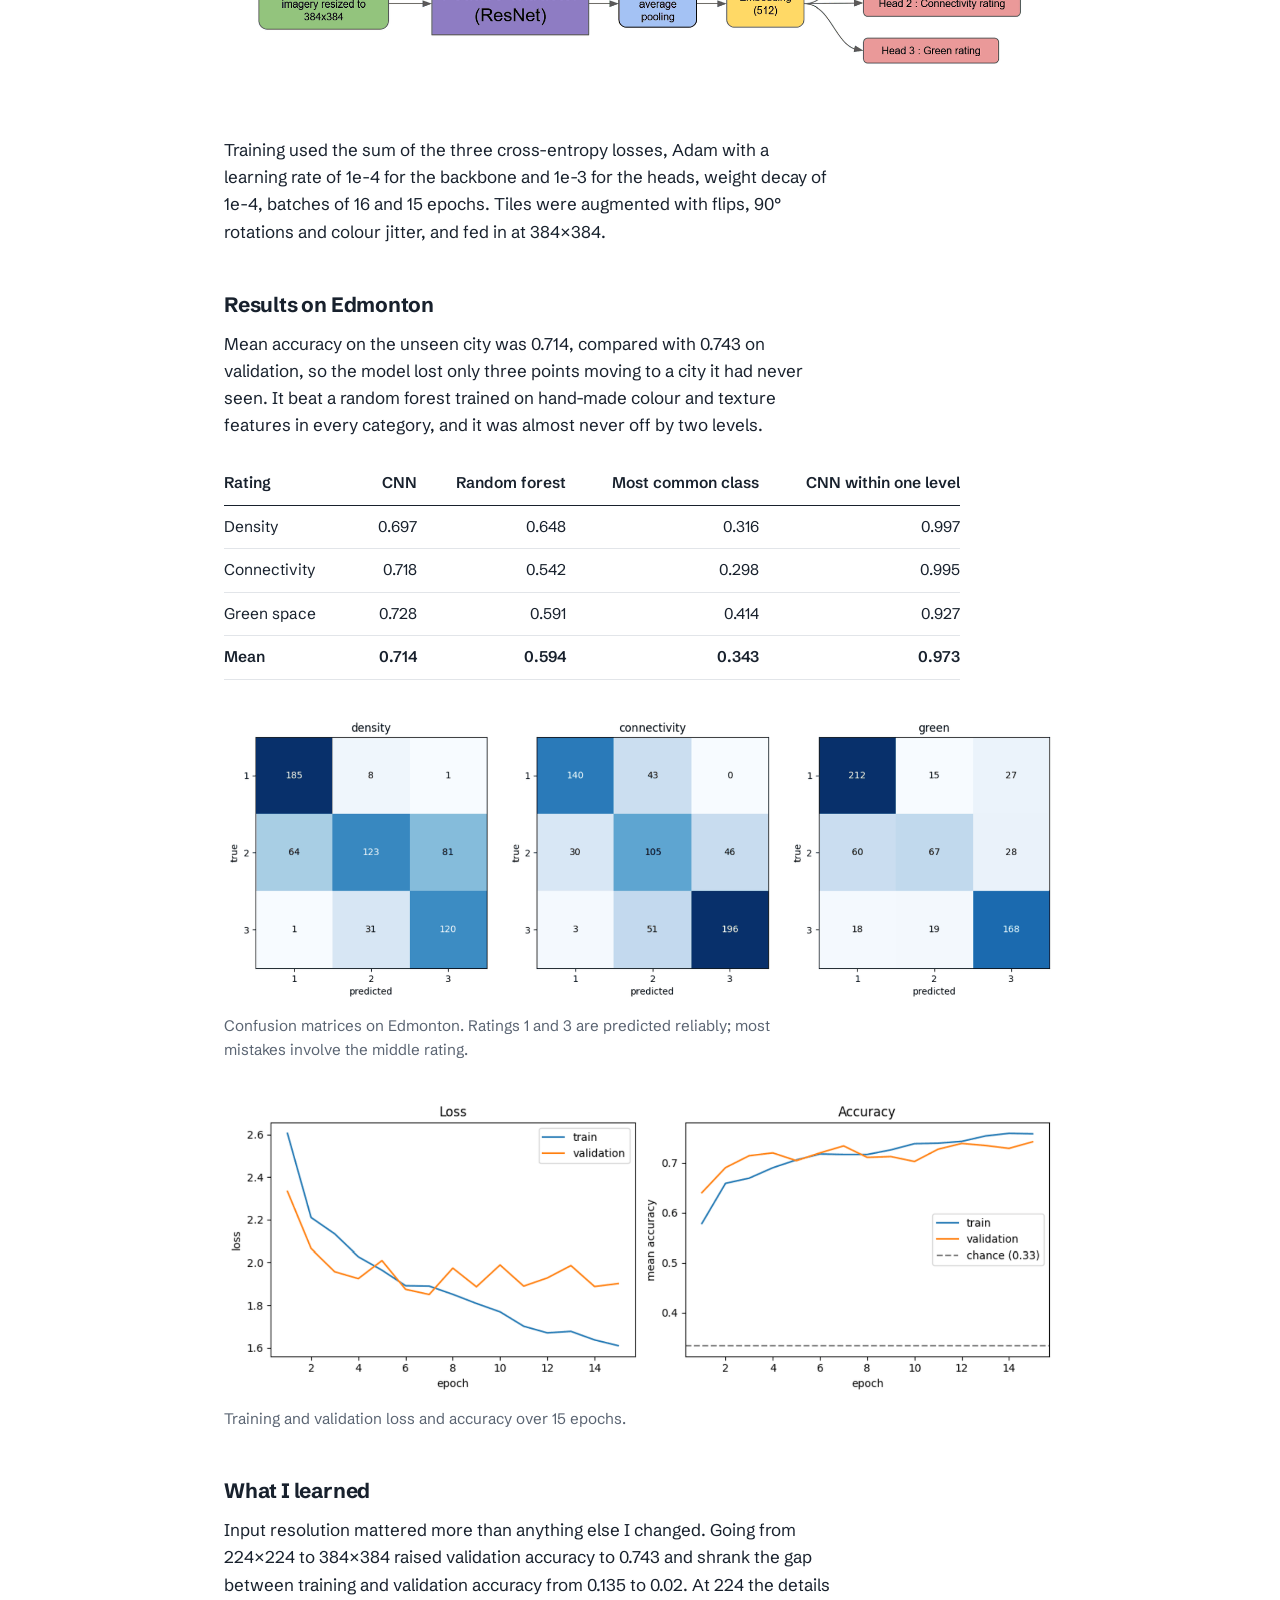
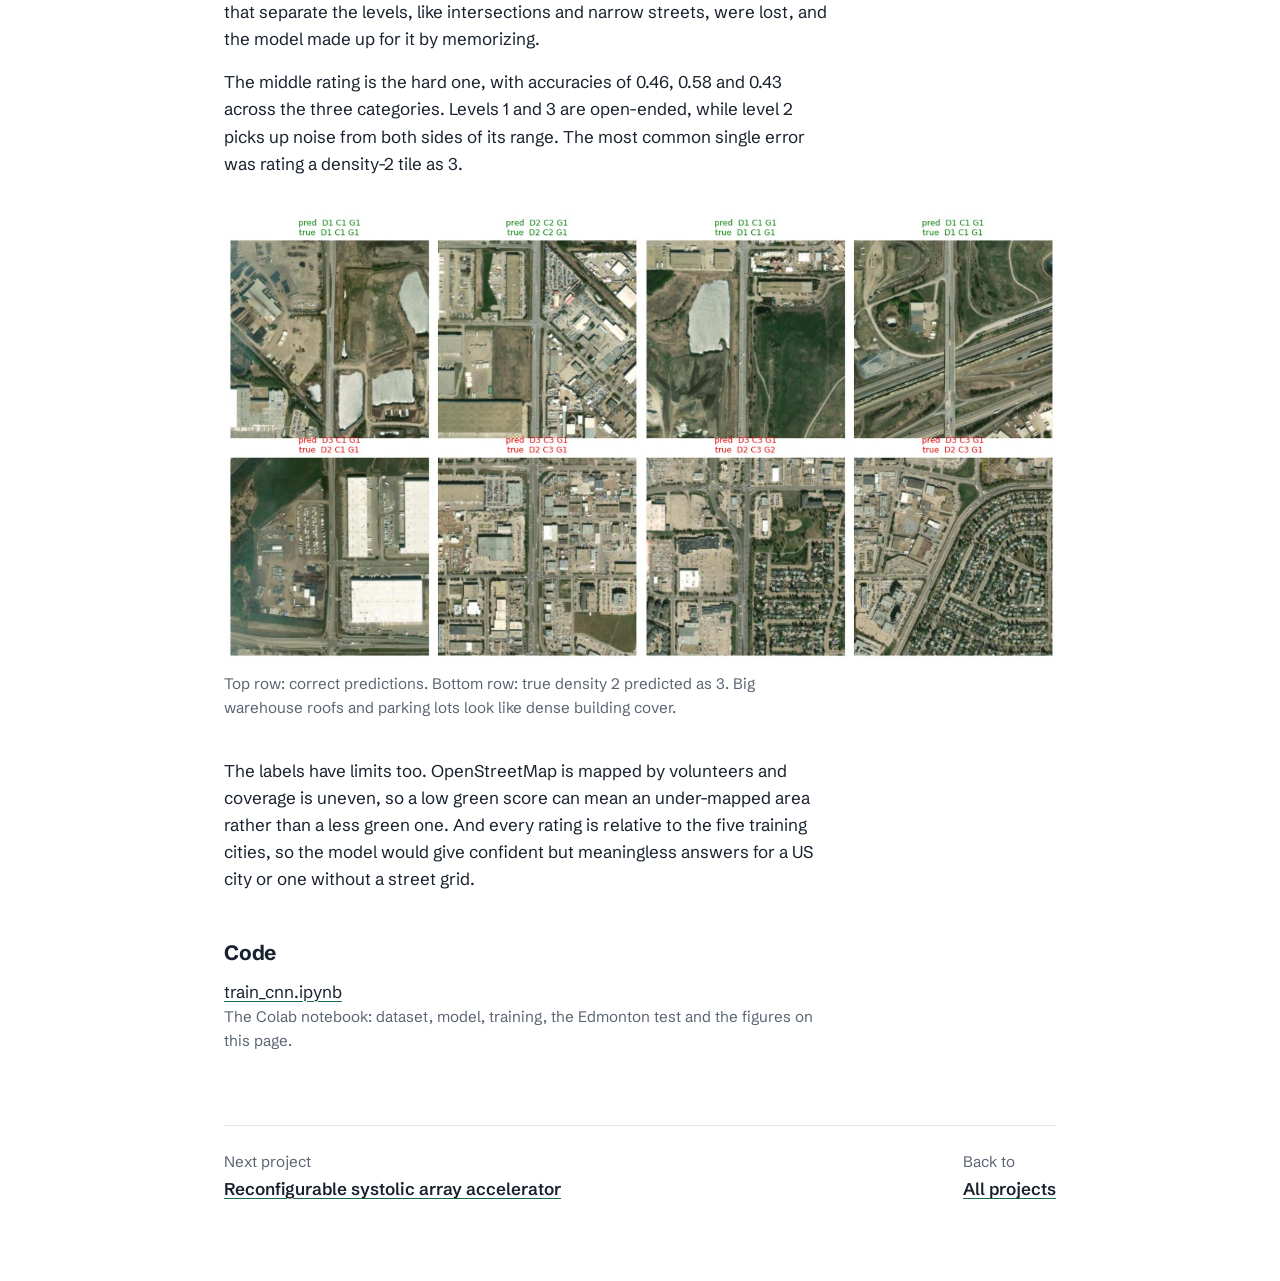
<file: urban-cnn/index.html>
<!doctype html>
<html lang="en">
<head>
  <meta charset="utf-8">
  <meta name="viewport" content="width=device-width, initial-scale=1">
  <title>Rating cities from satellite images – Adrien Stal</title>
  <meta name="description" content="A multi-head ResNet-18 that rates satellite tiles of Canadian cities for building density, street connectivity and green space, tested on a held-out city.">
  <link rel="icon" href="../favicon.svg" type="image/svg+xml">
  <link rel="preconnect" href="https://fonts.googleapis.com">
  <link rel="preconnect" href="https://fonts.gstatic.com" crossorigin>
  <link href="https://fonts.googleapis.com/css2?family=Schibsted+Grotesk:wght@400;500;600;700&display=swap" rel="stylesheet">
  <link rel="stylesheet" href="../style.css">
</head>
<body>
  <main class="page">
    <a class="home-link" href="../">Adrien Stal</a>

    <header class="project-head">
      <h1>Rating cities from satellite images</h1>
      <p>APS360 Applied Fundamentals of Deep Learning, 2026. Individual project.</p>
      <p class="tools">Python, PyTorch, ResNet-18, OpenStreetMap, Google Colab</p>
    </header>

    <p class="lead">Give the model a satellite image of about 0.8&nbsp;km² of a Canadian city and it rates three things from 1 to 3: building density, street connectivity, and green or public space. The idea is a quick first read of an area for urban planners, before anyone opens a map or makes a site visit.</p>
    <figure>
      <a class="zoom" href="overview.png"><img src="overview.png" width="1400" height="562" alt="A satellite tile goes into a CNN, which outputs a density score, a street connectivity score and a parks and public spaces score, each out of 3."></a>
    </figure>

    <h2>Data</h2>
    <p>I cut five cities (Toronto, Montreal, Vancouver, Ottawa and Calgary) into standard zoom-15 map tiles of Esri World Imagery. The labels came from OpenStreetMap: building footprint area for density, intersections per km² for connectivity, and green space area for the third rating. Each metric was split into three levels, with the cutoffs set on the training set only. Loading a whole province's OpenStreetMap extract ran out of memory, so I cut each extract down to the city first.</p>
    <p>After removing tiles of open water, low-quality images and tiles with no roads at all, 2,488 of the 3,188 tiles were usable: 2,084 for training and 404 for validation. Edmonton was kept out completely as the test city (614 tiles) and labelled with the same cutoffs, so not even the rating scale was influenced by it.</p>

    <h2>Model</h2>
    <p>With only about 2,000 training tiles, a CNN trained from scratch would overfit, so I started from a ResNet-18 pretrained on ImageNet. Everything up to <code>layer3</code> is frozen and only <code>layer4</code> is fine-tuned, which leaves 8.6M trainable parameters and 2.8M frozen. Global average pooling turns the final feature maps into a 512-value embedding that feeds three separate heads, one per rating. Each head is 512 → 128 → ReLU → dropout (0.5) → 3.</p>
    <figure>
      <a class="zoom" href="architecture.png"><img src="architecture.png" width="1600" height="357" alt="Pipeline: a 512 by 512 satellite tile resized to 384 by 384 goes through a ResNet feature extractor, global average pooling and a 512-value embedding, then into three heads for density, connectivity and green ratings."></a>
    </figure>
    <p>Training used the sum of the three cross-entropy losses, Adam with a learning rate of 1e-4 for the backbone and 1e-3 for the heads, weight decay of 1e-4, batches of 16 and 15 epochs. Tiles were augmented with flips, 90° rotations and colour jitter, and fed in at 384×384.</p>

    <h2>Results on Edmonton</h2>
    <p>Mean accuracy on the unseen city was 0.714, compared with 0.743 on validation, so the model lost only three points moving to a city it had never seen. It beat a random forest trained on hand-made colour and texture features in every category, and it was almost never off by two levels.</p>
    <div class="table-wrap">
      <table>
        <thead>
          <tr>
            <th>Rating</th>
            <th class="num">CNN</th>
            <th class="num">Random forest</th>
            <th class="num">Most common class</th>
            <th class="num">CNN within one level</th>
          </tr>
        </thead>
        <tbody>
          <tr><td>Density</td><td class="num">0.697</td><td class="num">0.648</td><td class="num">0.316</td><td class="num">0.997</td></tr>
          <tr><td>Connectivity</td><td class="num">0.718</td><td class="num">0.542</td><td class="num">0.298</td><td class="num">0.995</td></tr>
          <tr><td>Green space</td><td class="num">0.728</td><td class="num">0.591</td><td class="num">0.414</td><td class="num">0.927</td></tr>
          <tr class="total"><td>Mean</td><td class="num">0.714</td><td class="num">0.594</td><td class="num">0.343</td><td class="num">0.973</td></tr>
        </tbody>
      </table>
    </div>
    <figure>
      <a class="zoom" href="confusion-matrices.png"><img src="confusion-matrices.png" width="1600" height="553" alt="Three confusion matrices for density, connectivity and green, with true rating on the vertical axis and predicted rating on the horizontal axis. The diagonals are strongest for ratings 1 and 3."></a>
      <figcaption>Confusion matrices on Edmonton. Ratings 1 and 3 are predicted reliably; most mistakes involve the middle rating.</figcaption>
    </figure>
    <figure>
      <a class="zoom" href="training-curves.png"><img src="training-curves.png" width="1600" height="574" alt="Loss and mean accuracy per epoch for training and validation over 15 epochs. Validation accuracy levels off around 0.74, close to training accuracy."></a>
      <figcaption>Training and validation loss and accuracy over 15 epochs.</figcaption>
    </figure>

    <h2>What I learned</h2>
    <p>Input resolution mattered more than anything else I changed. Going from 224×224 to 384×384 raised validation accuracy to 0.743 and shrank the gap between training and validation accuracy from 0.135 to 0.02. At 224 the details that separate the levels, like intersections and narrow streets, were lost, and the model made up for it by memorizing.</p>
    <p>The middle rating is the hard one, with accuracies of 0.46, 0.58 and 0.43 across the three categories. Levels 1 and 3 are open-ended, while level 2 picks up noise from both sides of its range. The most common single error was rating a density-2 tile as 3.</p>
    <figure>
      <a class="zoom" href="predictions.jpg"><img src="predictions.jpg" width="1600" height="863" alt="Eight Edmonton satellite tiles in two rows, each labelled with predicted and true ratings. The top row is correct; the bottom row shows tiles with large warehouses and parking lots rated too dense."></a>
      <figcaption>Top row: correct predictions. Bottom row: true density 2 predicted as 3. Big warehouse roofs and parking lots look like dense building cover.</figcaption>
    </figure>
    <p>The labels have limits too. OpenStreetMap is mapped by volunteers and coverage is uneven, so a low green score can mean an under-mapped area rather than a less green one. And every rating is relative to the five training cities, so the model would give confident but meaningless answers for a US city or one without a street grid.</p>

    <h2>Code</h2>
    <ul class="files">
      <li>
        <a href="https://github.com/adrienstl/adrienstl.github.io/blob/main/urban-cnn/train_cnn.ipynb">train_cnn.ipynb</a>
        <span class="note">The Colab notebook: dataset, model, training, the Edmonton test and the figures on this page.</span>
      </li>
    </ul>

    <nav class="next" aria-label="More projects">
      <div>
        <span>Next project</span>
        <a href="../systolic-array/">Reconfigurable systolic array accelerator</a>
      </div>
      <div>
        <span>Back to</span>
        <a href="../">All projects</a>
      </div>
    </nav>
  </main>
</body>
</html>
</file>
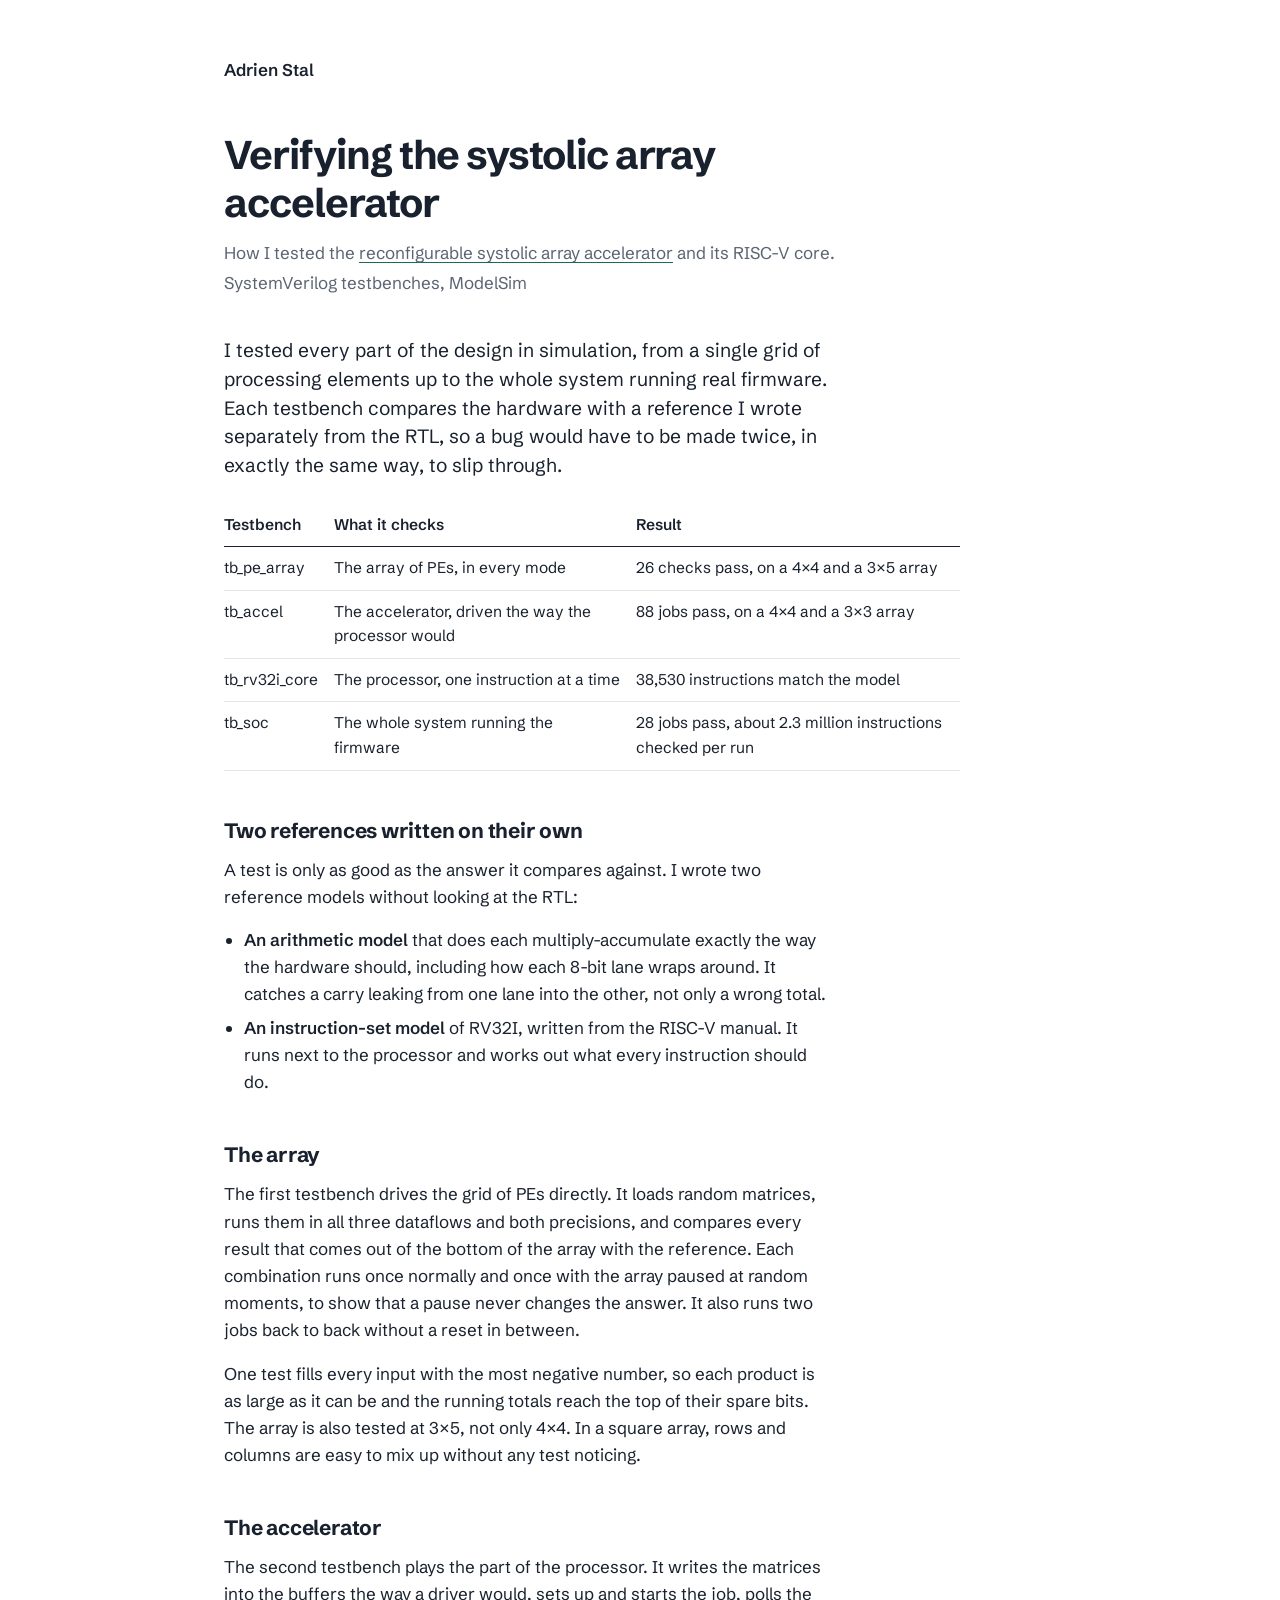
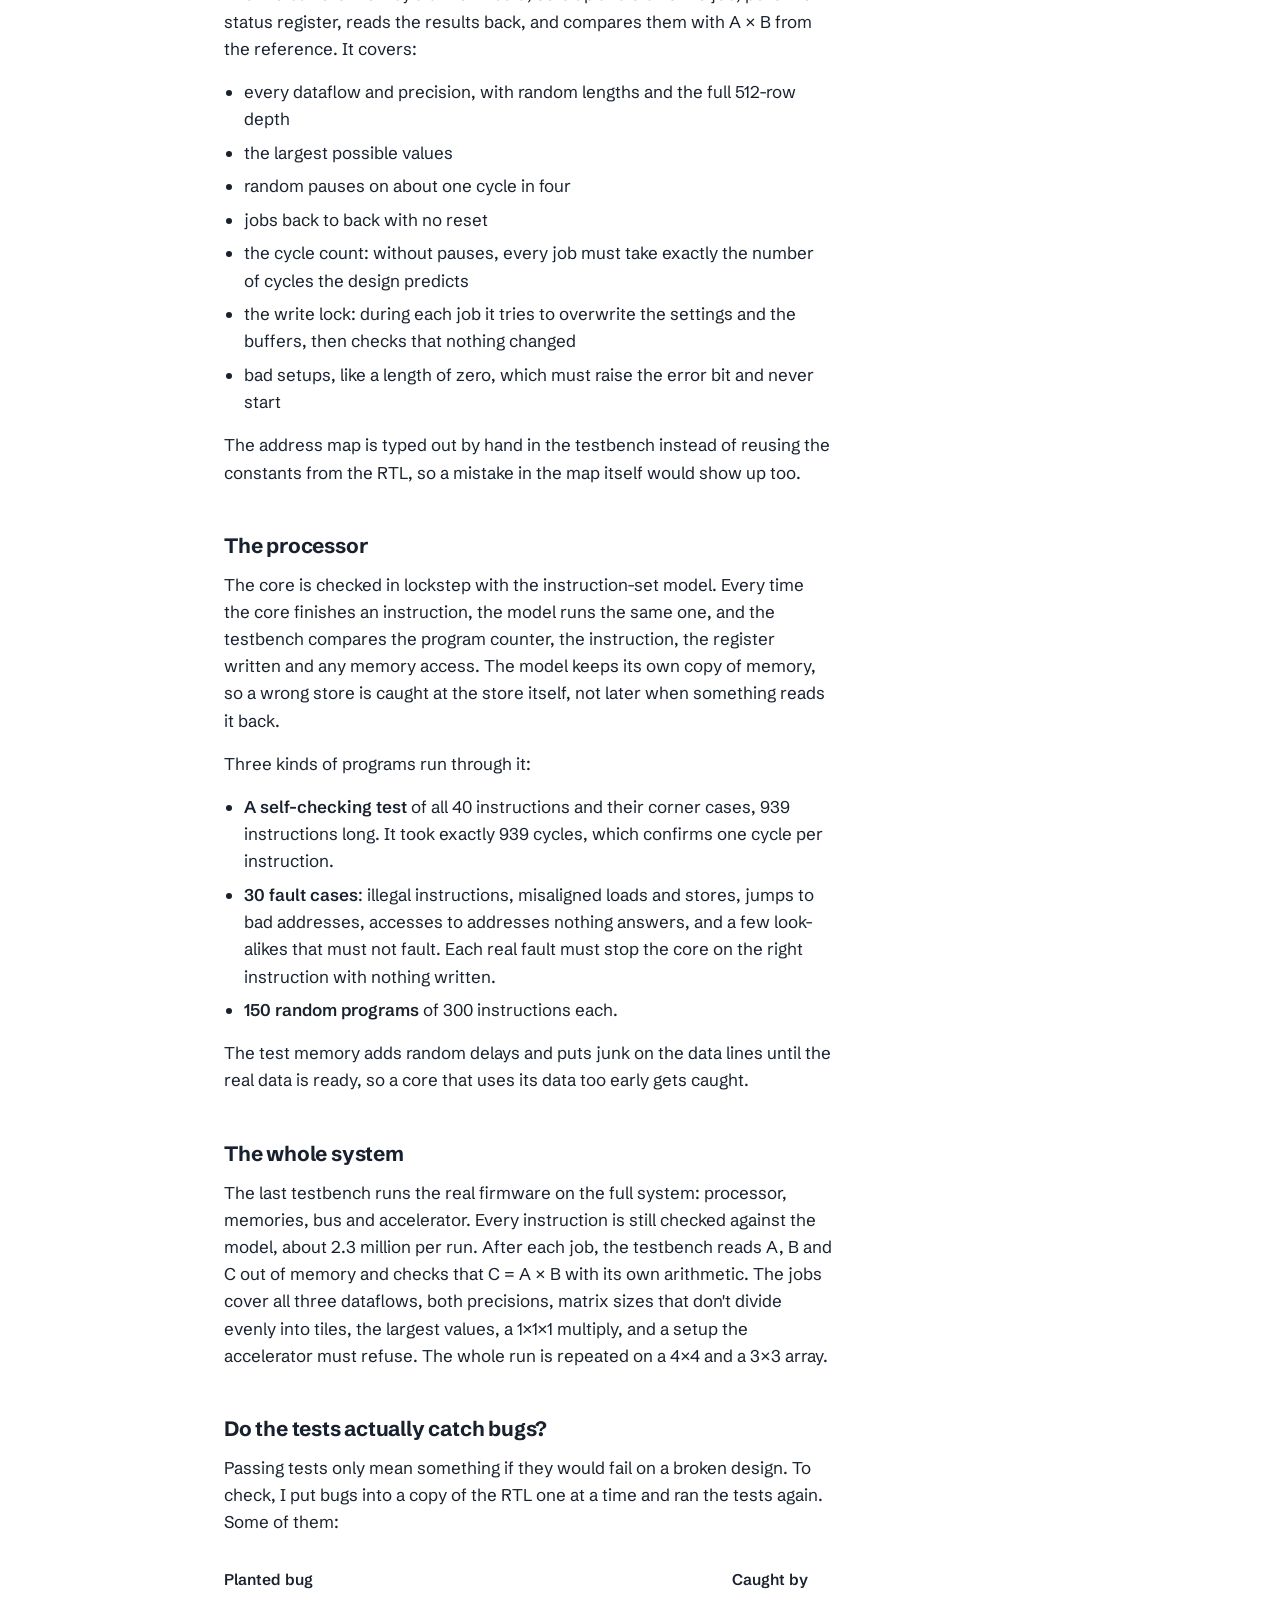
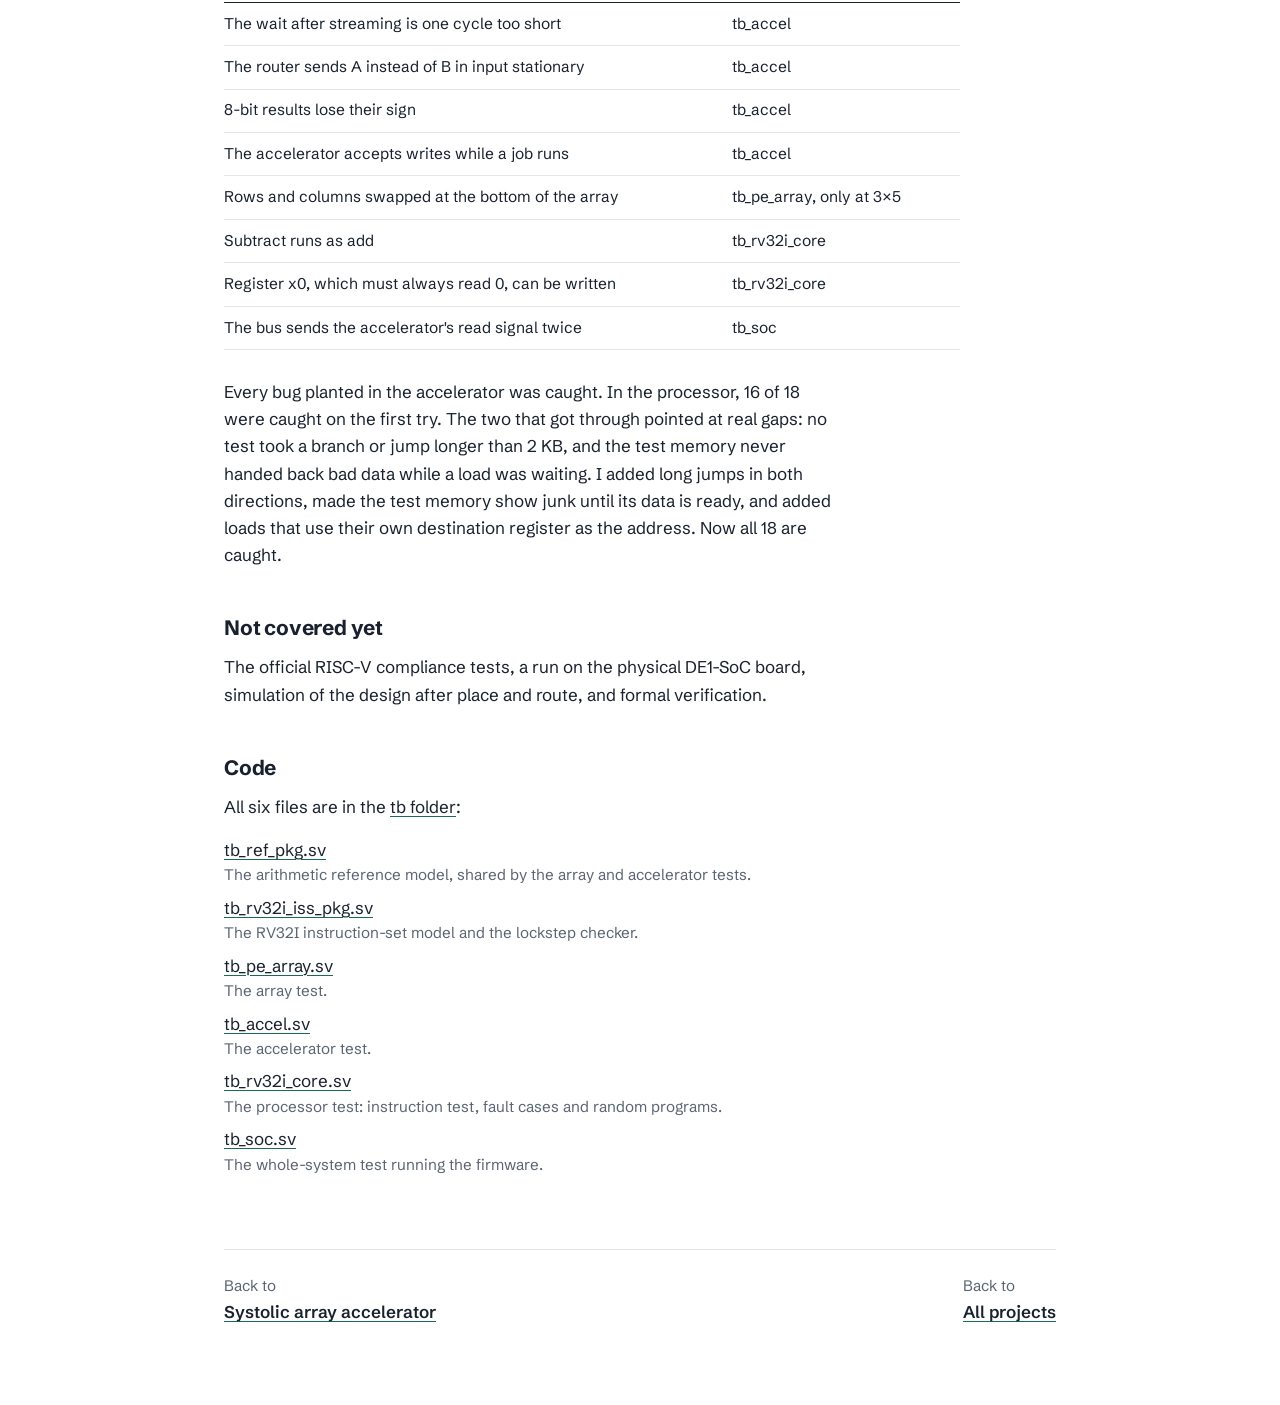
<file: systolic-array/verification/index.html>
<!doctype html>
<html lang="en">
<head>
  <meta charset="utf-8">
  <meta name="viewport" content="width=device-width, initial-scale=1">
  <title>Verifying the systolic array accelerator – Adrien Stal</title>
  <meta name="description" content="How the systolic array accelerator and its RV32I core were verified in ModelSim: reference models, lockstep checking, random tests and mutation testing.">
  <link rel="icon" href="../../favicon.svg" type="image/svg+xml">
  <link rel="preconnect" href="https://fonts.googleapis.com">
  <link rel="preconnect" href="https://fonts.gstatic.com" crossorigin>
  <link href="https://fonts.googleapis.com/css2?family=Schibsted+Grotesk:wght@400;500;600;700&display=swap" rel="stylesheet">
  <link rel="stylesheet" href="../../style.css">
</head>
<body>
  <main class="page">
    <a class="home-link" href="../../">Adrien Stal</a>

    <header class="project-head">
      <h1>Verifying the systolic array accelerator</h1>
      <p>How I tested the <a href="../">reconfigurable systolic array accelerator</a> and its RISC-V core.</p>
      <p class="tools">SystemVerilog testbenches, ModelSim</p>
    </header>

    <p class="lead">I tested every part of the design in simulation, from a single grid of processing elements up to the whole system running real firmware. Each testbench compares the hardware with a reference I wrote separately from the RTL, so a bug would have to be made twice, in exactly the same way, to slip through.</p>

    <div class="table-wrap">
      <table>
        <thead>
          <tr><th>Testbench</th><th>What it checks</th><th>Result</th></tr>
        </thead>
        <tbody>
          <tr><td>tb_pe_array</td><td>The array of PEs, in every mode</td><td>26 checks pass, on a 4×4 and a 3×5 array</td></tr>
          <tr><td>tb_accel</td><td>The accelerator, driven the way the processor would</td><td>88 jobs pass, on a 4×4 and a 3×3 array</td></tr>
          <tr><td>tb_rv32i_core</td><td>The processor, one instruction at a time</td><td>38,530 instructions match the model</td></tr>
          <tr><td>tb_soc</td><td>The whole system running the firmware</td><td>28 jobs pass, about 2.3 million instructions checked per run</td></tr>
        </tbody>
      </table>
    </div>

    <h2>Two references written on their own</h2>
    <p>A test is only as good as the answer it compares against. I wrote two reference models without looking at the RTL:</p>
    <ul>
      <li><strong>An arithmetic model</strong> that does each multiply-accumulate exactly the way the hardware should, including how each 8-bit lane wraps around. It catches a carry leaking from one lane into the other, not only a wrong total.</li>
      <li><strong>An instruction-set model</strong> of RV32I, written from the RISC-V manual. It runs next to the processor and works out what every instruction should do.</li>
    </ul>

    <h2>The array</h2>
    <p>The first testbench drives the grid of PEs directly. It loads random matrices, runs them in all three dataflows and both precisions, and compares every result that comes out of the bottom of the array with the reference. Each combination runs once normally and once with the array paused at random moments, to show that a pause never changes the answer. It also runs two jobs back to back without a reset in between.</p>
    <p>One test fills every input with the most negative number, so each product is as large as it can be and the running totals reach the top of their spare bits. The array is also tested at 3×5, not only 4×4. In a square array, rows and columns are easy to mix up without any test noticing.</p>

    <h2>The accelerator</h2>
    <p>The second testbench plays the part of the processor. It writes the matrices into the buffers the way a driver would, sets up and starts the job, polls the status register, reads the results back, and compares them with A × B from the reference. It covers:</p>
    <ul>
      <li>every dataflow and precision, with random lengths and the full 512-row depth</li>
      <li>the largest possible values</li>
      <li>random pauses on about one cycle in four</li>
      <li>jobs back to back with no reset</li>
      <li>the cycle count: without pauses, every job must take exactly the number of cycles the design predicts</li>
      <li>the write lock: during each job it tries to overwrite the settings and the buffers, then checks that nothing changed</li>
      <li>bad setups, like a length of zero, which must raise the error bit and never start</li>
    </ul>
    <p>The address map is typed out by hand in the testbench instead of reusing the constants from the RTL, so a mistake in the map itself would show up too.</p>

    <h2>The processor</h2>
    <p>The core is checked in lockstep with the instruction-set model. Every time the core finishes an instruction, the model runs the same one, and the testbench compares the program counter, the instruction, the register written and any memory access. The model keeps its own copy of memory, so a wrong store is caught at the store itself, not later when something reads it back.</p>
    <p>Three kinds of programs run through it:</p>
    <ul>
      <li><strong>A self-checking test</strong> of all 40 instructions and their corner cases, 939 instructions long. It took exactly 939 cycles, which confirms one cycle per instruction.</li>
      <li><strong>30 fault cases</strong>: illegal instructions, misaligned loads and stores, jumps to bad addresses, accesses to addresses nothing answers, and a few look-alikes that must not fault. Each real fault must stop the core on the right instruction with nothing written.</li>
      <li><strong>150 random programs</strong> of 300 instructions each.</li>
    </ul>
    <p>The test memory adds random delays and puts junk on the data lines until the real data is ready, so a core that uses its data too early gets caught.</p>

    <h2>The whole system</h2>
    <p>The last testbench runs the real firmware on the full system: processor, memories, bus and accelerator. Every instruction is still checked against the model, about 2.3 million per run. After each job, the testbench reads A, B and C out of memory and checks that C = A × B with its own arithmetic. The jobs cover all three dataflows, both precisions, matrix sizes that don't divide evenly into tiles, the largest values, a 1×1×1 multiply, and a setup the accelerator must refuse. The whole run is repeated on a 4×4 and a 3×3 array.</p>

    <h2>Do the tests actually catch bugs?</h2>
    <p>Passing tests only mean something if they would fail on a broken design. To check, I put bugs into a copy of the RTL one at a time and ran the tests again. Some of them:</p>
    <div class="table-wrap">
      <table>
        <thead>
          <tr><th>Planted bug</th><th>Caught by</th></tr>
        </thead>
        <tbody>
          <tr><td>The wait after streaming is one cycle too short</td><td>tb_accel</td></tr>
          <tr><td>The router sends A instead of B in input stationary</td><td>tb_accel</td></tr>
          <tr><td>8-bit results lose their sign</td><td>tb_accel</td></tr>
          <tr><td>The accelerator accepts writes while a job runs</td><td>tb_accel</td></tr>
          <tr><td>Rows and columns swapped at the bottom of the array</td><td>tb_pe_array, only at 3×5</td></tr>
          <tr><td>Subtract runs as add</td><td>tb_rv32i_core</td></tr>
          <tr><td>Register x0, which must always read 0, can be written</td><td>tb_rv32i_core</td></tr>
          <tr><td>The bus sends the accelerator's read signal twice</td><td>tb_soc</td></tr>
        </tbody>
      </table>
    </div>
    <p>Every bug planted in the accelerator was caught. In the processor, 16 of 18 were caught on the first try. The two that got through pointed at real gaps: no test took a branch or jump longer than 2&nbsp;KB, and the test memory never handed back bad data while a load was waiting. I added long jumps in both directions, made the test memory show junk until its data is ready, and added loads that use their own destination register as the address. Now all 18 are caught.</p>

    <h2>Not covered yet</h2>
    <p>The official RISC-V compliance tests, a run on the physical DE1-SoC board, simulation of the design after place and route, and formal verification.</p>

    <h2>Code</h2>
    <p>All six files are in the <a href="https://github.com/adrienstl/adrienstl.github.io/tree/main/systolic-array/tb">tb folder</a>:</p>
    <ul class="files">
      <li>
        <a href="https://github.com/adrienstl/adrienstl.github.io/blob/main/systolic-array/tb/tb_ref_pkg.sv">tb_ref_pkg.sv</a>
        <span class="note">The arithmetic reference model, shared by the array and accelerator tests.</span>
      </li>
      <li>
        <a href="https://github.com/adrienstl/adrienstl.github.io/blob/main/systolic-array/tb/tb_rv32i_iss_pkg.sv">tb_rv32i_iss_pkg.sv</a>
        <span class="note">The RV32I instruction-set model and the lockstep checker.</span>
      </li>
      <li>
        <a href="https://github.com/adrienstl/adrienstl.github.io/blob/main/systolic-array/tb/tb_pe_array.sv">tb_pe_array.sv</a>
        <span class="note">The array test.</span>
      </li>
      <li>
        <a href="https://github.com/adrienstl/adrienstl.github.io/blob/main/systolic-array/tb/tb_accel.sv">tb_accel.sv</a>
        <span class="note">The accelerator test.</span>
      </li>
      <li>
        <a href="https://github.com/adrienstl/adrienstl.github.io/blob/main/systolic-array/tb/tb_rv32i_core.sv">tb_rv32i_core.sv</a>
        <span class="note">The processor test: instruction test, fault cases and random programs.</span>
      </li>
      <li>
        <a href="https://github.com/adrienstl/adrienstl.github.io/blob/main/systolic-array/tb/tb_soc.sv">tb_soc.sv</a>
        <span class="note">The whole-system test running the firmware.</span>
      </li>
    </ul>

    <nav class="next" aria-label="More pages">
      <div>
        <span>Back to</span>
        <a href="../">Systolic array accelerator</a>
      </div>
      <div>
        <span>Back to</span>
        <a href="../../">All projects</a>
      </div>
    </nav>
  </main>
</body>
</html>
</file>
<file: style.css>
/* Site styles for adrienstl.github.io */

:root {
  --paper: #ffffff;
  --ink: #18212d;
  --muted: #5a6472;
  --rule: #e2e5e9;
  --panel: #f3f5f6;
  --accent: #1a6b50;

  --text-width: 38rem;
  --page-width: 54rem;
}

*,
*::before,
*::after {
  box-sizing: border-box;
}

html {
  -webkit-text-size-adjust: 100%;
}

body {
  margin: 0;
  background: var(--paper);
  color: var(--ink);
  font-family: "Schibsted Grotesk", system-ui, -apple-system, "Segoe UI", sans-serif;
  font-size: 1.0625rem;
  line-height: 1.6;
  text-rendering: optimizeLegibility;
}

img {
  display: block;
  max-width: 100%;
  height: auto;
}

a {
  color: inherit;
  text-decoration: underline;
  text-decoration-color: var(--accent);
  text-decoration-thickness: 1px;
  text-underline-offset: 0.2em;
}

a:hover {
  color: var(--accent);
  text-decoration-thickness: 2px;
}

a:focus-visible {
  outline: 2px solid var(--accent);
  outline-offset: 3px;
  border-radius: 2px;
}

.page {
  max-width: var(--page-width);
  margin: 0 auto;
  padding: 3.5rem 1rem 5rem;
}

/* Text column. Figures are allowed to run wider. */
.page > p,
.page > h2,
.page > h3,
.page > ul:not(.projects),
.page > ol,
.page > dl {
  max-width: var(--text-width);
}

h1,
h2,
h3 {
  line-height: 1.2;
  font-weight: 700;
  margin: 0;
}

h1 {
  font-size: 2.5rem;
  letter-spacing: -0.025em;
}

h2 {
  font-size: 1.3rem;
  letter-spacing: -0.01em;
  margin-top: 3rem;
  margin-bottom: 0.75rem;
}

p,
ul,
ol {
  margin: 0 0 1rem;
}

ul,
ol {
  padding-left: 1.25rem;
}

li + li {
  margin-top: 0.4rem;
}

strong {
  font-weight: 600;
}

code {
  font-family: ui-monospace, "SF Mono", Menlo, Consolas, monospace;
  font-size: 0.9em;
}

/* ---------- Home ---------- */

.intro h1 {
  font-size: clamp(2.6rem, 8vw, 3.75rem);
  letter-spacing: -0.035em;
  margin-bottom: 1.5rem;
}

.intro p {
  max-width: var(--text-width);
}

.intro .lede {
  font-size: 1.25rem;
  line-height: 1.5;
}

.contact {
  display: flex;
  flex-wrap: wrap;
  gap: 0.5rem 1.5rem;
  list-style: none;
  padding: 0;
  margin: 1.75rem 0 0;
}

.contact li + li {
  margin-top: 0;
}

.projects {
  list-style: none;
  padding: 0;
  margin: 0;
  border-top: 1px solid var(--rule);
}

.projects li {
  margin: 0;
  border-bottom: 1px solid var(--rule);
}

.projects a {
  display: grid;
  grid-template-columns: 1fr auto;
  column-gap: 2rem;
  padding: 1.35rem 0;
  text-decoration: none;
}

.projects a:hover {
  color: inherit;
}

.projects .title {
  font-size: 1.2rem;
  font-weight: 600;
  letter-spacing: -0.01em;
}

.projects a:hover .title {
  color: var(--accent);
  text-decoration: underline;
  text-decoration-thickness: 2px;
  text-underline-offset: 0.2em;
}

.projects .year {
  color: var(--muted);
}

.projects .summary {
  grid-column: 1 / -1;
  max-width: var(--text-width);
  margin-top: 0.35rem;
}

.projects .tools {
  grid-column: 1 / -1;
  color: var(--muted);
  font-size: 0.95rem;
  margin-top: 0.35rem;
}

.home-section-title {
  margin-top: 4rem;
  margin-bottom: 1rem;
}

/* ---------- Project pages ---------- */

.home-link {
  display: inline-block;
  font-weight: 600;
  text-decoration: none;
  margin-bottom: 3rem;
}

.home-link:hover {
  text-decoration: underline;
}

.project-head {
  margin-bottom: 2.5rem;
}

.project-head h1 {
  margin-bottom: 0.75rem;
  max-width: 40rem;
}

.project-head p {
  margin: 0;
  color: var(--muted);
}

.project-head .tools {
  margin-top: 0.15rem;
}

.lead {
  font-size: 1.2rem;
  line-height: 1.5;
}

figure {
  margin: 2.25rem 0;
}

a.zoom {
  display: block;
  cursor: zoom-in;
}

figure.panel img {
  background: var(--panel);
}

figure.bordered img {
  border: 1px solid var(--rule);
}

figcaption {
  max-width: var(--text-width);
  color: var(--muted);
  font-size: 0.95rem;
  margin-top: 0.65rem;
}

.photos {
  display: grid;
  grid-template-columns: repeat(3, 1fr);
  gap: 0.75rem;
  margin: 2.25rem 0;
}

.photos figure {
  margin: 0;
}

.photos img {
  aspect-ratio: 16 / 9.4;
  object-fit: cover;
  width: 100%;
}

.photos figcaption {
  margin-top: 0.4rem;
}

.table-wrap {
  max-width: 46rem;
  overflow-x: auto;
  margin: 1.5rem 0 1.75rem;
}

table {
  border-collapse: collapse;
  width: 100%;
  font-size: 0.97rem;
}

th,
td {
  text-align: left;
  padding: 0.55rem 1rem 0.55rem 0;
  border-bottom: 1px solid var(--rule);
  vertical-align: top;
}

th {
  font-weight: 600;
  white-space: nowrap;
}

td:first-child {
  white-space: nowrap;
}

thead th {
  border-bottom-color: var(--ink);
}

td.num,
th.num {
  text-align: right;
  padding-right: 0;
  padding-left: 1rem;
}

tr.total td {
  font-weight: 600;
}

.files {
  list-style: none;
  padding: 0;
}

.files li {
  padding-left: 0;
}

.files .note {
  display: block;
  color: var(--muted);
  font-size: 0.95rem;
}

.next {
  margin-top: 4.5rem;
  padding-top: 1.5rem;
  border-top: 1px solid var(--rule);
  display: flex;
  flex-wrap: wrap;
  justify-content: space-between;
  gap: 1rem 2rem;
}

.next span {
  display: block;
  color: var(--muted);
  font-size: 0.95rem;
}

.next a {
  font-weight: 600;
}

/* ---------- Small screens ---------- */

@media (max-width: 560px) {
  body {
    font-size: 1rem;
  }

  .page {
    padding-top: 2.25rem;
  }

  h1 {
    font-size: 2rem;
  }

  .intro .lede,
  .lead {
    font-size: 1.1rem;
  }

  .home-link {
    margin-bottom: 2rem;
  }

  .projects a {
    grid-template-columns: 1fr;
  }

  .projects .year {
    order: -1;
    font-size: 0.95rem;
  }

  .photos {
    gap: 0.5rem;
  }

  .photos figcaption {
    font-size: 0.85rem;
  }

  th,
  td {
    padding-right: 0.6rem;
  }
}
</file>
